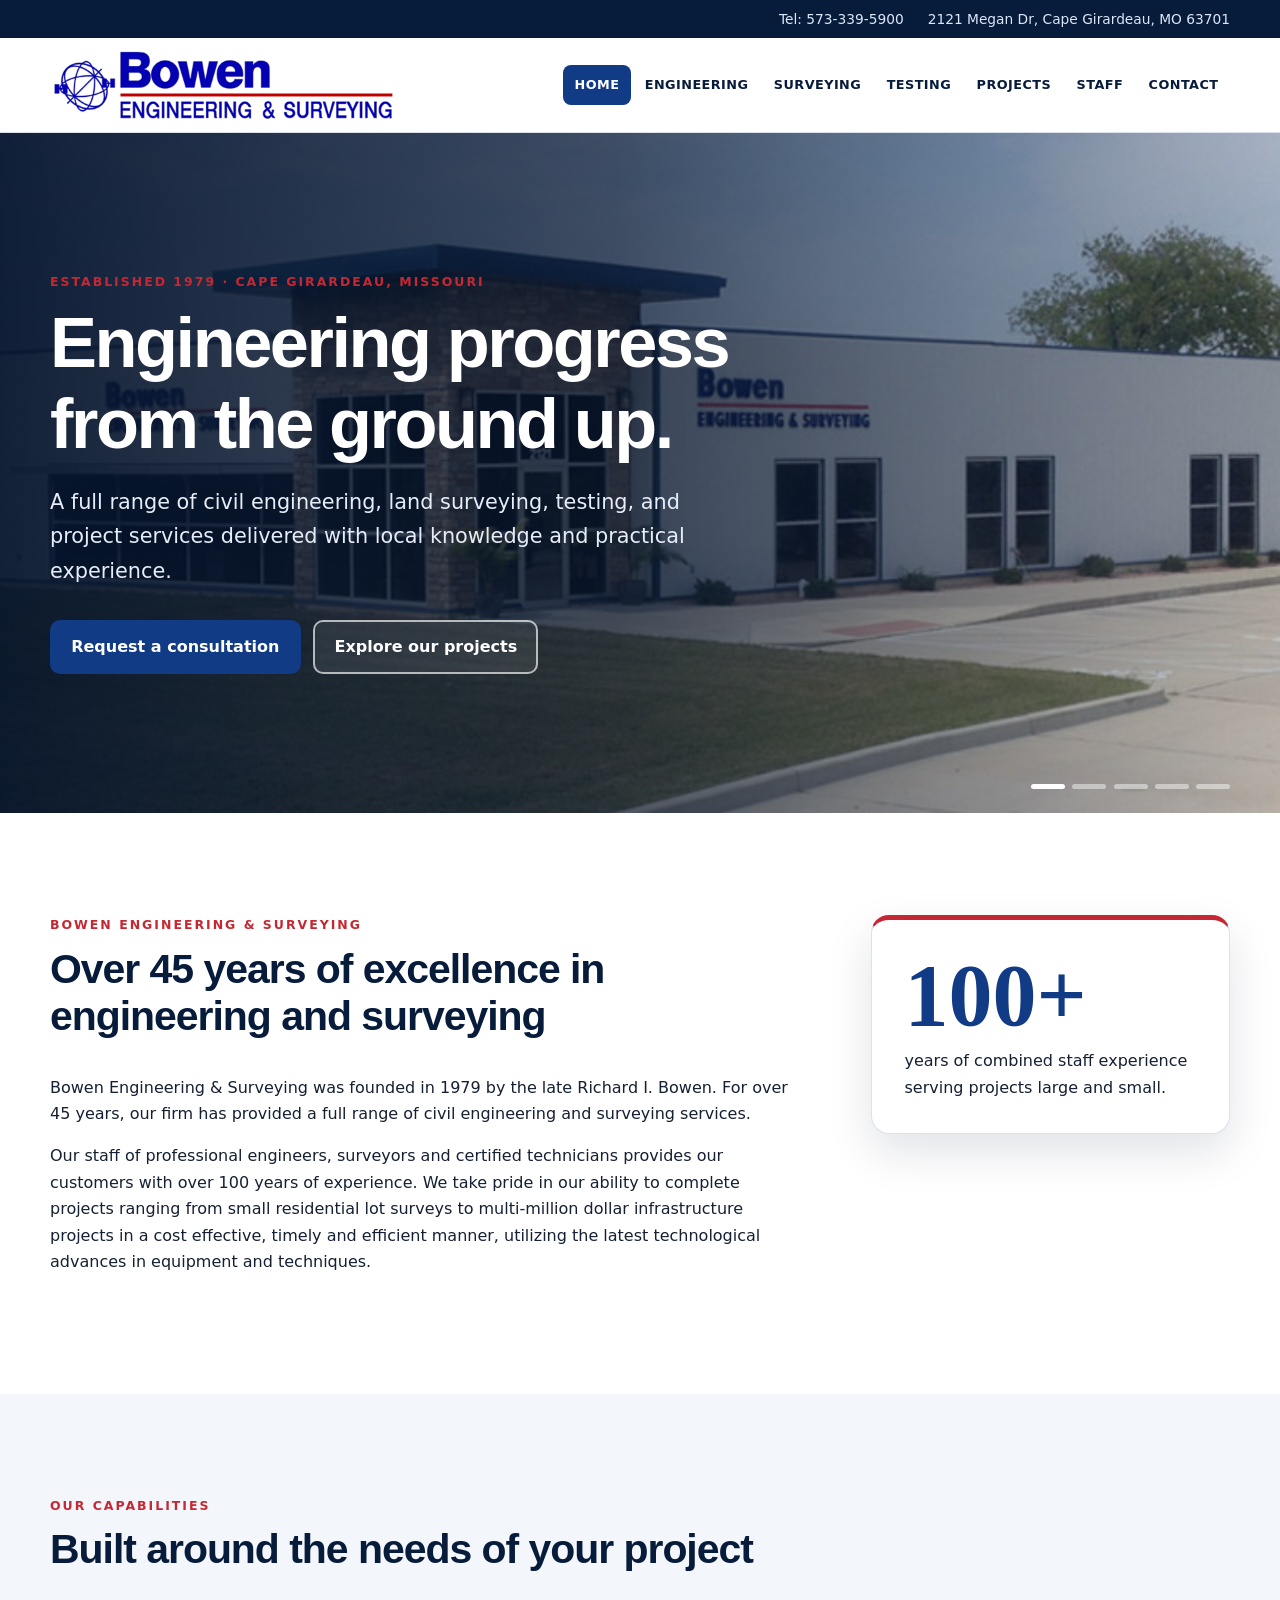
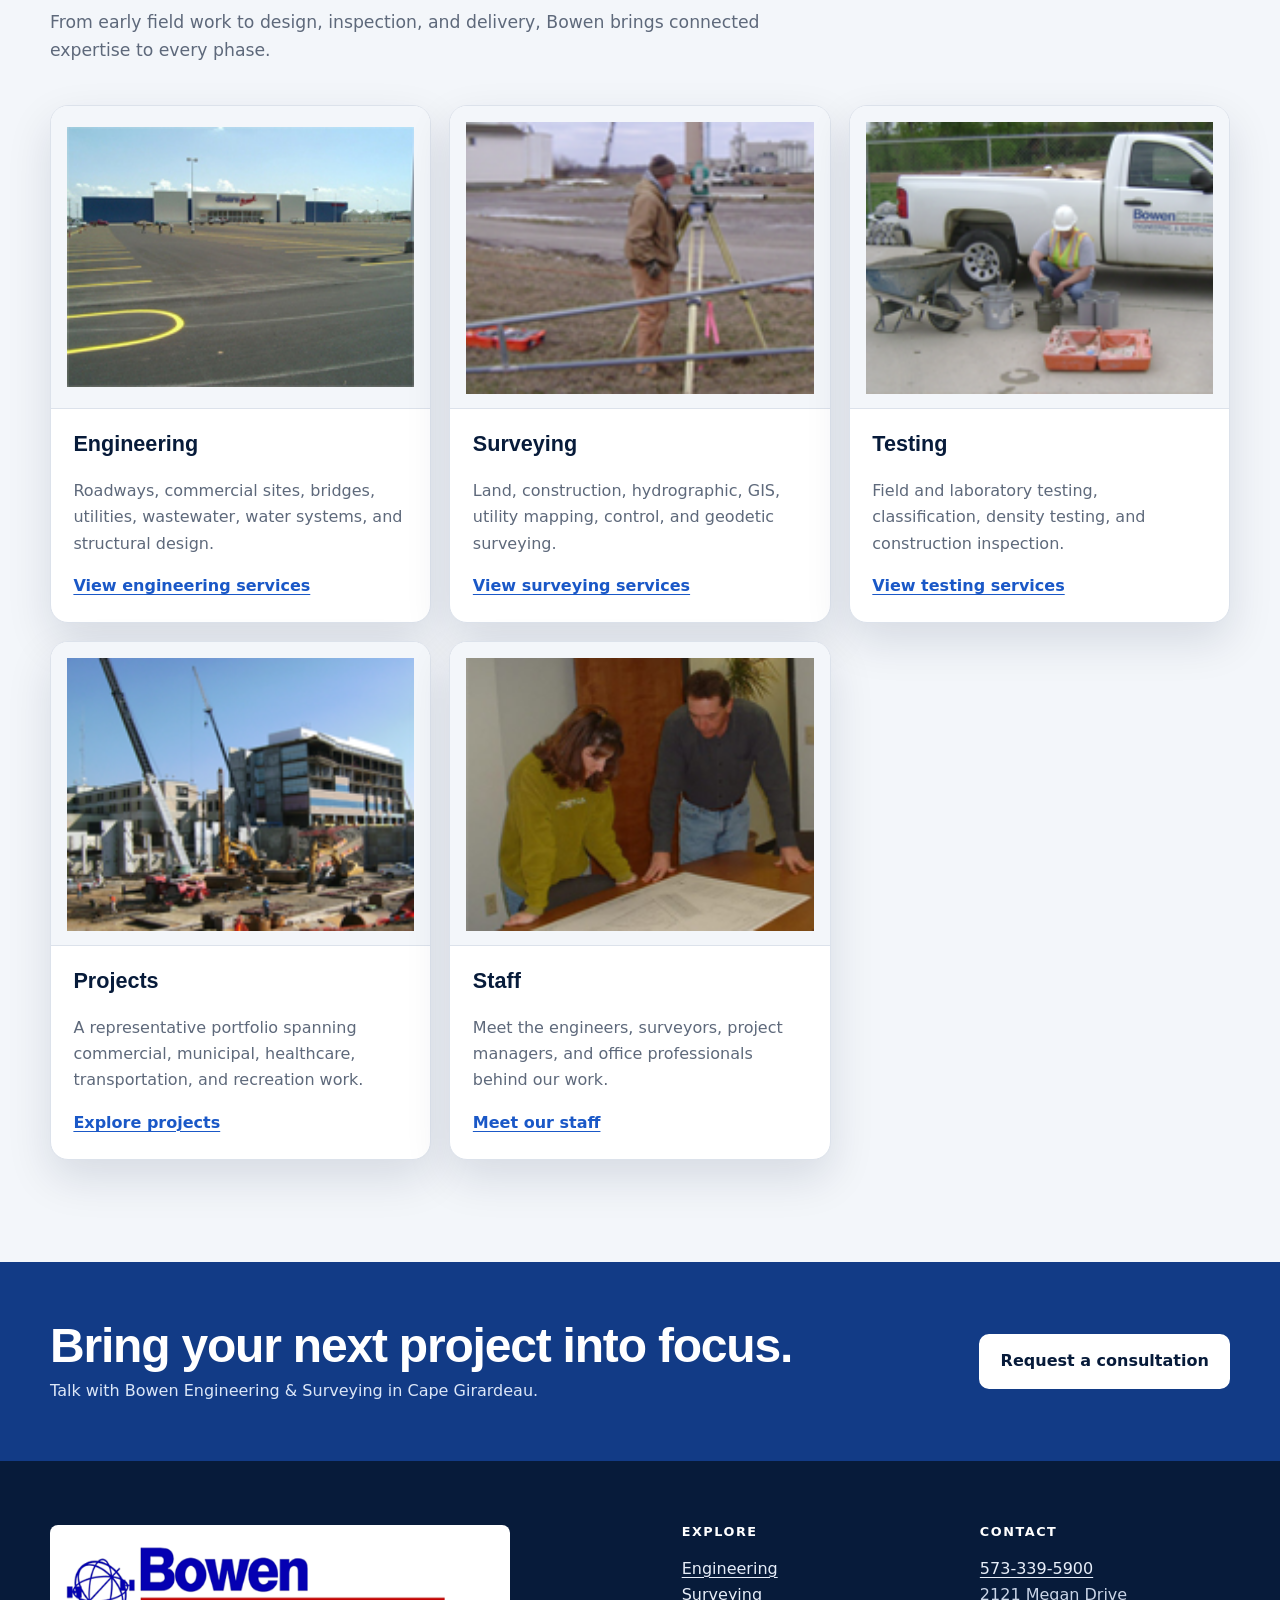
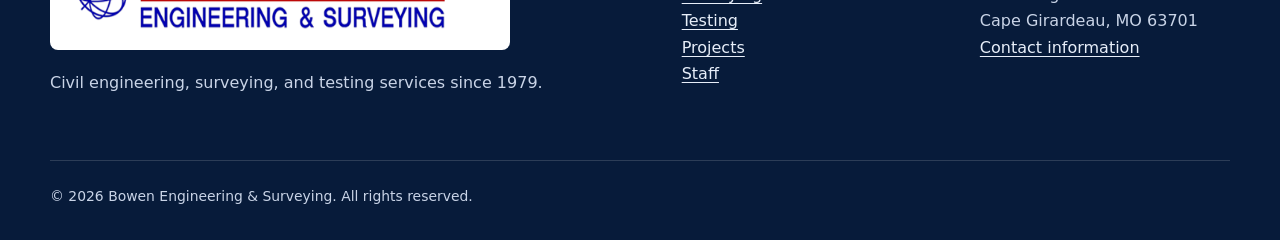
<file: index.html>
<!doctype html>
<html lang="en">
<head>
	<meta charset="utf-8">
	<meta name="viewport" content="width=device-width, initial-scale=1">
	<meta name="description" content="Bowen provides civil engineering, land surveying, construction testing, and inspection services in Cape Girardeau and Southeast Missouri.">
	<title>Civil Engineering &amp; Surveying | Bowen | Cape Girardeau</title>
	<link rel="canonical" href="https://www.bowenengsurv.com/">
	<meta property="og:locale" content="en_US">
	<meta property="og:type" content="website">
	<meta property="og:site_name" content="Bowen Engineering &amp; Surveying">
	<meta property="og:title" content="Civil Engineering &amp; Surveying | Bowen | Cape Girardeau">
	<meta property="og:description" content="Civil engineering, land surveying, construction testing, and inspection services backed by more than 45 years of experience.">
	<meta property="og:url" content="https://www.bowenengsurv.com/">
	<meta property="og:image" content="https://www.bowenengsurv.com/assets/images/logo.png">
	<meta property="og:image:alt" content="Bowen Engineering &amp; Surveying">
	<meta name="twitter:card" content="summary">
	<script type="application/ld+json">
	{
		"@context": "https://schema.org",
		"@type": "ProfessionalService",
		"@id": "https://www.bowenengsurv.com/#business",
		"name": "Bowen Engineering & Surveying",
		"url": "https://www.bowenengsurv.com/",
		"logo": "https://www.bowenengsurv.com/assets/images/logo.png",
		"image": "https://www.bowenengsurv.com/assets/images/logo.png",
		"telephone": "+1-573-339-5900",
		"foundingDate": "1979",
		"description": "Civil engineering, land surveying, construction testing, and inspection services in Cape Girardeau and Southeast Missouri.",
		"address": {
			"@type": "PostalAddress",
			"streetAddress": "2121 Megan Drive",
			"addressLocality": "Cape Girardeau",
			"addressRegion": "MO",
			"postalCode": "63701",
			"addressCountry": "US"
		},
		"areaServed": [
			{"@type": "AdministrativeArea", "name": "Southeast Missouri"},
			{"@type": "AdministrativeArea", "name": "Southern Illinois"}
		],
		"knowsAbout": [
			"Civil engineering",
			"Land surveying",
			"Construction materials testing",
			"Construction inspection"
		]
	}
	</script>
	<link rel="icon" type="image/png" href="assets/images/favicon/favicon-new.png">
	<link rel="stylesheet" href="assets/css/styles.css">
	<script defer src="assets/js/site.js"></script>
</head>
<body>
	<a class="skip-link" href="#main-content">Skip to content</a>
	<header class="site-header">
		<div class="topbar">
			<div class="container">
				<a href="tel:+15733395900">Tel: 573-339-5900</a>
				<span class="address-short">2121 Megan Dr, Cape Girardeau, MO 63701</span>
			</div>
		</div>
		<div class="header-main container">
			<a class="brand" href="/" aria-label="Bowen Engineering and Surveying home"><img src="assets/images/logo.png" alt="Bowen Engineering &amp; Surveying" width="585" height="125"></a>
			<button class="nav-toggle" type="button" aria-expanded="false" aria-controls="site-navigation">Menu</button>
			<nav class="site-nav" id="site-navigation" aria-label="Primary navigation">
				<ul>
					<li><a href="/" aria-current="page">Home</a></li><li><a href="/engineering">Engineering</a></li><li><a href="/surveying">Surveying</a></li><li><a href="/testing">Testing</a></li><li><a href="/projects">Projects</a></li><li><a href="/staff">Staff</a></li><li><a href="/contact">Contact</a></li>
				</ul>
			</nav>
		</div>
	</header>

	<main id="main-content">
		<section class="hero" aria-labelledby="hero-title">
			<img class="hero-slide is-active" src="assets/images/home/slide-1.jpg" alt="Bowen Engineering and Surveying office" width="941" height="406">
			<img class="hero-slide" src="assets/images/home/slide-2.jpg" alt="Survey crew working on a roadway" width="941" height="406">
			<img class="hero-slide" src="assets/images/home/slide-3.jpg" alt="Surveyor operating field equipment in winter" width="941" height="406">
			<img class="hero-slide" src="assets/images/home/slide-4.jpg" alt="Civil site work in progress" width="941" height="406">
			<img class="hero-slide" src="assets/images/home/slide-5.jpg" alt="Completed civil engineering project" width="941" height="406">
			<div class="container">
				<div class="hero-content">
					<p class="eyebrow">Established 1979 · Cape Girardeau, Missouri</p>
					<h1 id="hero-title">Engineering progress from the ground up.</h1>
					<p class="lead">A full range of civil engineering, land surveying, testing, and project services delivered with local knowledge and practical experience.</p>
					<div class="actions"><a class="button" href="/contact">Request a consultation</a><a class="button button-secondary" href="/projects">Explore our projects</a></div>
				</div>
			</div>
			<div class="slider-controls" aria-label="Featured image controls">
				<button class="slider-dot is-active" type="button" aria-label="Show image 1" aria-pressed="true"></button><button class="slider-dot" type="button" aria-label="Show image 2" aria-pressed="false"></button><button class="slider-dot" type="button" aria-label="Show image 3" aria-pressed="false"></button><button class="slider-dot" type="button" aria-label="Show image 4" aria-pressed="false"></button><button class="slider-dot" type="button" aria-label="Show image 5" aria-pressed="false"></button>
			</div>
		</section>

		<section class="section">
			<div class="container split">
				<div>
					<p class="eyebrow">Bowen Engineering &amp; Surveying</p>
					<h2>Over 45 years of excellence in engineering and surveying</h2>
					<p>Bowen Engineering &amp; Surveying was founded in 1979 by the late Richard I. Bowen. For over 45 years, our firm has provided a full range of civil engineering and surveying services.</p>
					<p>Our staff of professional engineers, surveyors and certified technicians provides our customers with over 100 years of experience. We take pride in our ability to complete projects ranging from small residential lot surveys to multi-million dollar infrastructure projects in a cost effective, timely and efficient manner, utilizing the latest technological advances in equipment and techniques.</p>
				</div>
				<aside class="stat-card" aria-label="Company experience"><strong>100+</strong><span>years of combined staff experience serving projects large and small.</span></aside>
			</div>
		</section>

		<section class="section section-muted" aria-labelledby="services-title">
			<div class="container">
				<p class="eyebrow">Our capabilities</p>
				<h2 id="services-title">Built around the needs of your project</h2>
				<p class="section-intro">From early field work to design, inspection, and delivery, Bowen brings connected expertise to every phase.</p>
				<div class="service-grid">
					<article class="service-card"><div class="service-card-media"><img src="assets/images/home/engineering.png" alt="Engineering plans and project work" width="215" height="161"></div><div class="service-card-body"><h3>Engineering</h3><p>Roadways, commercial sites, bridges, utilities, wastewater, water systems, and structural design.</p><a href="/engineering">View engineering services</a></div></article>
					<article class="service-card"><div class="service-card-media"><img src="assets/images/home/surveying.png" alt="Surveying field equipment" width="172" height="135"></div><div class="service-card-body"><h3>Surveying</h3><p>Land, construction, hydrographic, GIS, utility mapping, control, and geodetic surveying.</p><a href="/surveying">View surveying services</a></div></article>
					<article class="service-card"><div class="service-card-media"><img src="assets/images/home/testing.png" alt="Construction materials testing" width="172" height="135"></div><div class="service-card-body"><h3>Testing</h3><p>Field and laboratory testing, classification, density testing, and construction inspection.</p><a href="/testing">View testing services</a></div></article>
					<article class="service-card"><div class="service-card-media"><img src="assets/images/home/projects.png" alt="Bowen project example" width="172" height="135"></div><div class="service-card-body"><h3>Projects</h3><p>A representative portfolio spanning commercial, municipal, healthcare, transportation, and recreation work.</p><a href="/projects">Explore projects</a></div></article>
					<article class="service-card"><div class="service-card-media"><img src="assets/images/home/staff.png" alt="Bowen staff member" width="172" height="135"></div><div class="service-card-body"><h3>Staff</h3><p>Meet the engineers, surveyors, project managers, and office professionals behind our work.</p><a href="/staff">Meet our staff</a></div></article>
				</div>
			</div>
		</section>

	</main>

	<section class="cta" aria-label="Contact Bowen"><div class="container"><div><h2>Bring your next project into focus.</h2><p>Talk with Bowen Engineering &amp; Surveying in Cape Girardeau.</p></div><a class="button button-light" href="/contact">Request a consultation</a></div></section>
	<footer class="site-footer">
		<div class="container footer-grid"><div><img class="footer-logo" src="assets/images/logo.png" alt="Bowen Engineering &amp; Surveying" width="585" height="125"><p>Civil engineering, surveying, and testing services since 1979.</p></div><div><h2>Explore</h2><ul><li><a href="/engineering">Engineering</a></li><li><a href="/surveying">Surveying</a></li><li><a href="/testing">Testing</a></li><li><a href="/projects">Projects</a></li><li><a href="/staff">Staff</a></li></ul></div><div><h2>Contact</h2><ul><li><a href="tel:+15733395900">573-339-5900</a></li><li>2121 Megan Drive</li><li>Cape Girardeau, MO 63701</li><li><a href="/contact">Contact information</a></li></ul></div></div>
		<div class="container footer-bottom"><p>&copy; <span data-current-year>2026</span> Bowen Engineering &amp; Surveying. All rights reserved.</p></div>
	</footer>
</body>
</html>
</file>
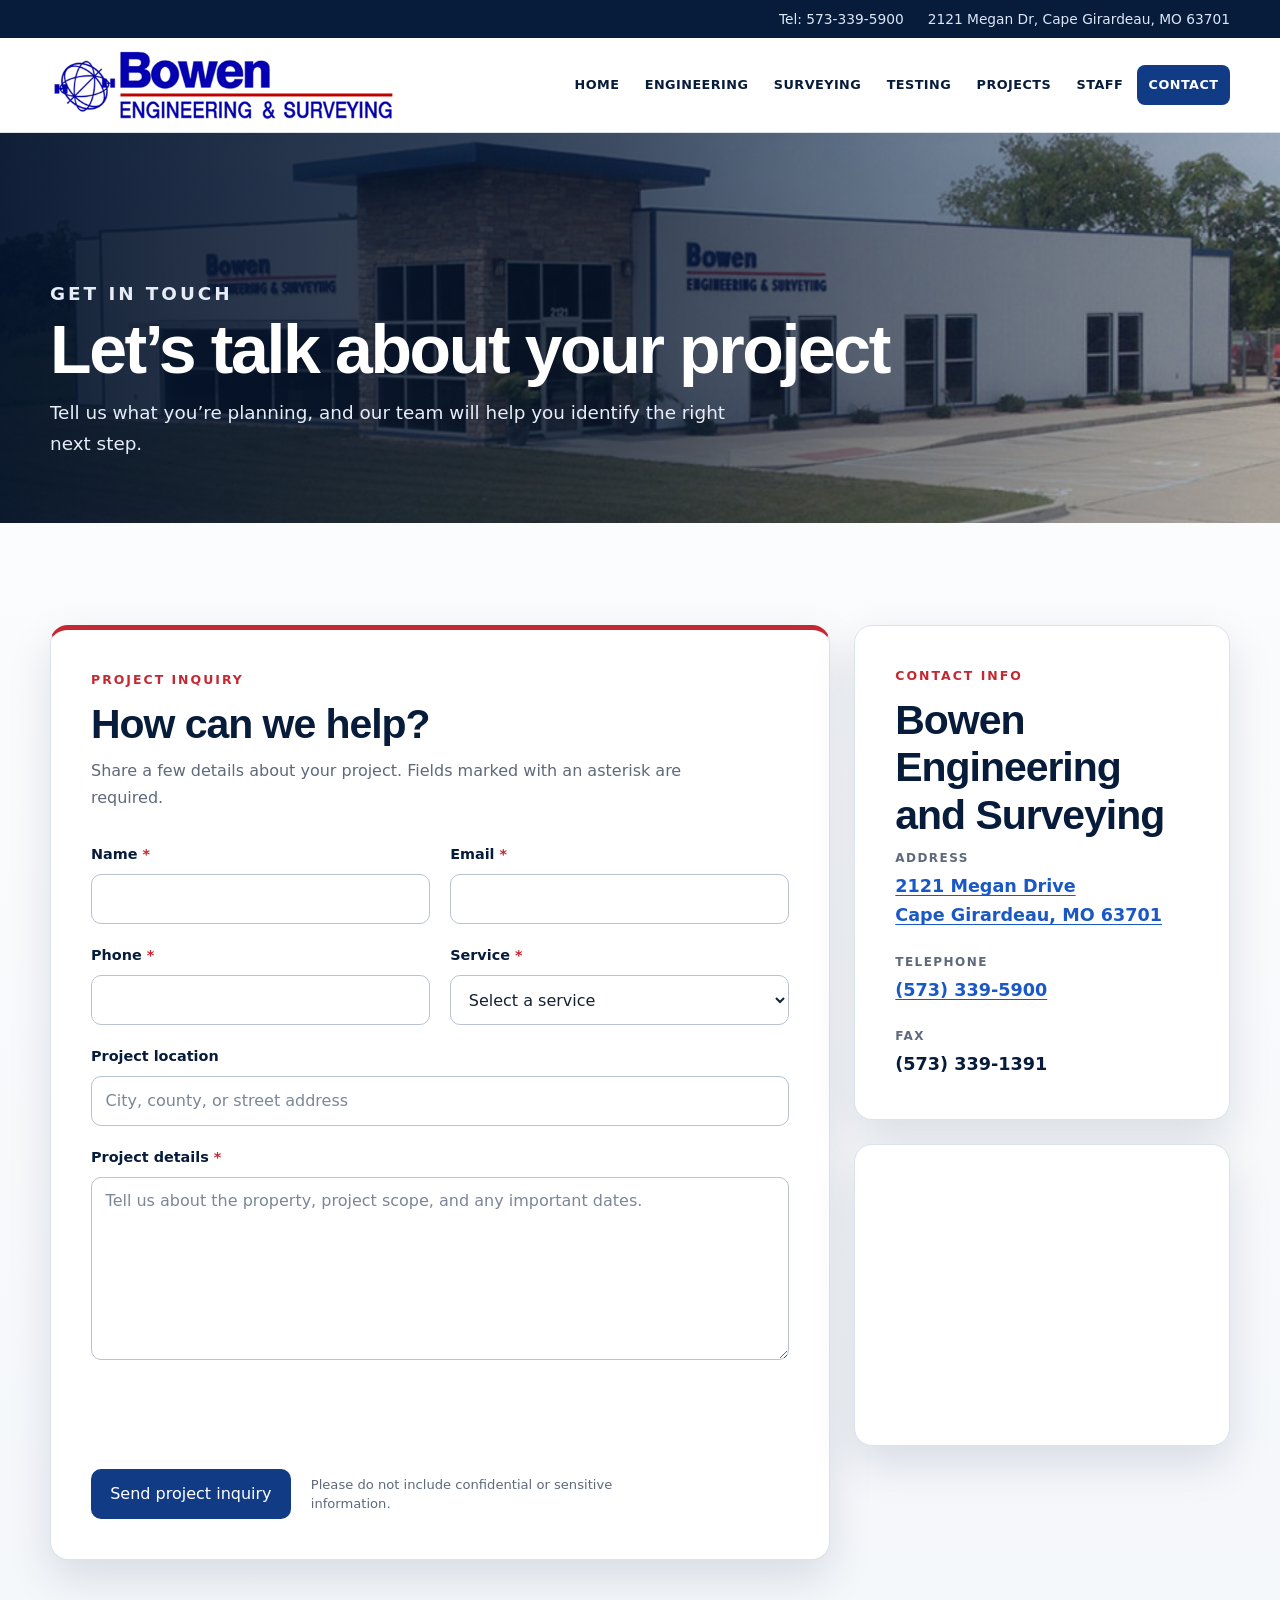
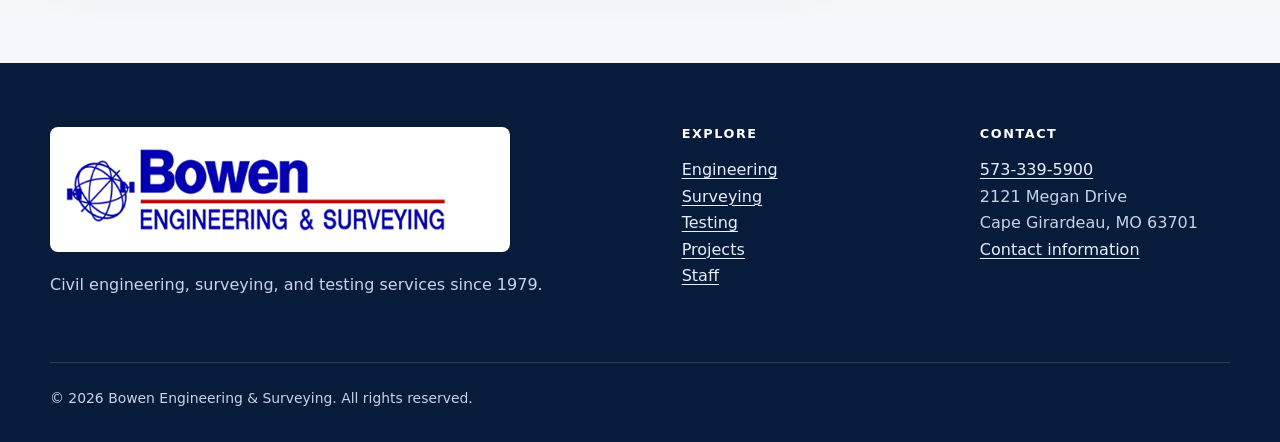
<file: contact.html>
<!doctype html>
<html lang="en">
<head><meta charset="utf-8"><meta name="viewport" content="width=device-width, initial-scale=1"><meta name="description" content="Request a consultation with Bowen Engineering & Surveying for civil engineering, land surveying, testing, or inspection services."><title>Request a Consultation | Bowen Engineering &amp; Surveying</title><link rel="canonical" href="https://www.bowenengsurv.com/contact"><meta property="og:locale" content="en_US"><meta property="og:type" content="website"><meta property="og:site_name" content="Bowen Engineering &amp; Surveying"><meta property="og:title" content="Request a Consultation | Bowen Engineering &amp; Surveying"><meta property="og:description" content="Request a consultation for civil engineering, land surveying, construction testing, or inspection services."><meta property="og:url" content="https://www.bowenengsurv.com/contact"><meta property="og:image" content="https://www.bowenengsurv.com/assets/images/logo.png"><meta property="og:image:alt" content="Bowen Engineering &amp; Surveying"><meta name="twitter:card" content="summary"><link rel="icon" type="image/png" href="assets/images/favicon/favicon-new.png"><link rel="stylesheet" href="assets/css/styles.css"><script defer src="assets/js/site.js"></script><script defer src="https://challenges.cloudflare.com/turnstile/v0/api.js"></script></head>
<body>
	<a class="skip-link" href="#main-content">Skip to content</a>
	<header class="site-header"><div class="topbar"><div class="container"><a href="tel:+15733395900">Tel: 573-339-5900</a><span class="address-short">2121 Megan Dr, Cape Girardeau, MO 63701</span></div></div><div class="header-main container"><a class="brand" href="/" aria-label="Bowen Engineering and Surveying home"><img src="assets/images/logo.png" alt="Bowen Engineering &amp; Surveying" width="585" height="125"></a><button class="nav-toggle" type="button" aria-expanded="false" aria-controls="site-navigation">Menu</button><nav class="site-nav" id="site-navigation" aria-label="Primary navigation"><ul><li><a href="/">Home</a></li><li><a href="/engineering">Engineering</a></li><li><a href="/surveying">Surveying</a></li><li><a href="/testing">Testing</a></li><li><a href="/projects">Projects</a></li><li><a href="/staff">Staff</a></li><li><a href="/contact" aria-current="page">Contact</a></li></ul></nav></div></header>
	<main id="main-content">
		<section class="page-hero page-hero-contact"><div class="container"><p class="eyebrow">Get in touch</p><h1>Let’s talk about your project</h1><p>Tell us what you’re planning, and our team will help you identify the right next step.</p></div></section>
		<section class="section contact-section">
			<div class="container contact-layout">
				<article class="contact-card contact-form-card">
					<p class="eyebrow">Project inquiry</p>
					<h2>How can we help?</h2>
					<p class="contact-intro">Share a few details about your project. Fields marked with an asterisk are required.</p>
					<form class="contact-form" action="/api/contact" method="post" data-contact-form>
						<div class="form-trap" aria-hidden="true">
							<label for="contact-company">Leave this field empty</label>
							<input id="contact-company" name="company" type="text" tabindex="-1" autocomplete="off">
						</div>
						<div class="form-grid">
							<div class="form-field">
								<label for="contact-name">Name <span aria-hidden="true">*</span></label>
								<input id="contact-name" name="name" type="text" autocomplete="name" required>
							</div>
							<div class="form-field">
								<label for="contact-email">Email <span aria-hidden="true">*</span></label>
								<input id="contact-email" name="email" type="email" autocomplete="email" inputmode="email" required>
							</div>
							<div class="form-field">
								<label for="contact-phone">Phone <span aria-hidden="true">*</span></label>
								<input id="contact-phone" name="phone" type="tel" autocomplete="tel" inputmode="tel" required>
							</div>
							<div class="form-field">
								<label for="contact-service">Service <span aria-hidden="true">*</span></label>
								<select id="contact-service" name="service" required>
									<option value="" selected disabled>Select a service</option>
									<option value="engineering">Civil engineering</option>
									<option value="surveying">Land surveying</option>
									<option value="testing">Testing or inspection</option>
									<option value="multiple">Multiple services</option>
									<option value="unsure">Not sure yet</option>
								</select>
							</div>
							<div class="form-field form-field-full">
								<label for="contact-location">Project location</label>
								<input id="contact-location" name="location" type="text" autocomplete="street-address" placeholder="City, county, or street address">
							</div>
							<div class="form-field form-field-full">
								<label for="contact-message">Project details <span aria-hidden="true">*</span></label>
								<textarea id="contact-message" name="message" rows="7" required placeholder="Tell us about the property, project scope, and any important dates."></textarea>
							</div>
							<div class="form-field form-field-full form-verification">
								<div class="cf-turnstile" data-sitekey="0x4AAAAAAD8SciNKvvEbfJn6" data-theme="light"></div>
							</div>
						</div>
						<div class="contact-form-footer">
							<button class="button contact-submit" type="submit">Send project inquiry</button>
							<p class="form-privacy">Please do not include confidential or sensitive information.</p>
						</div>
						<p class="form-status" data-form-status role="status" tabindex="-1" hidden></p>
						<noscript><p class="form-status">Please enable JavaScript to use this form, or call <a href="tel:+15733395900">(573) 339-5900</a> to discuss your project.</p></noscript>
					</form>
				</article>
				<aside class="contact-sidebar" aria-label="Office information">
					<article class="contact-card contact-details-card">
						<p class="eyebrow">Contact info</p>
						<h2>Bowen Engineering and Surveying</h2>
						<dl class="contact-list">
							<div><dt>Address</dt><dd><a href="https://www.google.com/maps/search/?api=1&amp;query=2121+Megan+Drive+Cape+Girardeau+MO+63701" target="_blank" rel="noopener">2121 Megan Drive<br>Cape Girardeau, MO 63701</a></dd></div>
							<div><dt>Telephone</dt><dd><a href="tel:+15733395900">(573) 339-5900</a></dd></div>
							<div><dt>Fax</dt><dd>(573) 339-1391</dd></div>
						</dl>
					</article>
					<div class="contact-card map-card">
						<iframe src="https://www.google.com/maps?q=2121+Megan+Drive,+Cape+Girardeau,+MO+63701&amp;output=embed" title="Google Map showing Bowen Engineering and Surveying at 2121 Megan Drive" loading="lazy" allowfullscreen referrerpolicy="no-referrer-when-downgrade"></iframe>
					</div>
				</aside>
			</div>
		</section>
	</main>
	<footer class="site-footer"><div class="container footer-grid"><div><img class="footer-logo" src="assets/images/logo.png" alt="Bowen Engineering &amp; Surveying" width="585" height="125"><p>Civil engineering, surveying, and testing services since 1979.</p></div><div><h2>Explore</h2><ul><li><a href="/engineering">Engineering</a></li><li><a href="/surveying">Surveying</a></li><li><a href="/testing">Testing</a></li><li><a href="/projects">Projects</a></li><li><a href="/staff">Staff</a></li></ul></div><div><h2>Contact</h2><ul><li><a href="tel:+15733395900">573-339-5900</a></li><li>2121 Megan Drive</li><li>Cape Girardeau, MO 63701</li><li><a href="/contact">Contact information</a></li></ul></div></div><div class="container footer-bottom"><p>&copy; <span data-current-year>2026</span> Bowen Engineering &amp; Surveying. All rights reserved.</p></div></footer>
</body></html>
</file>
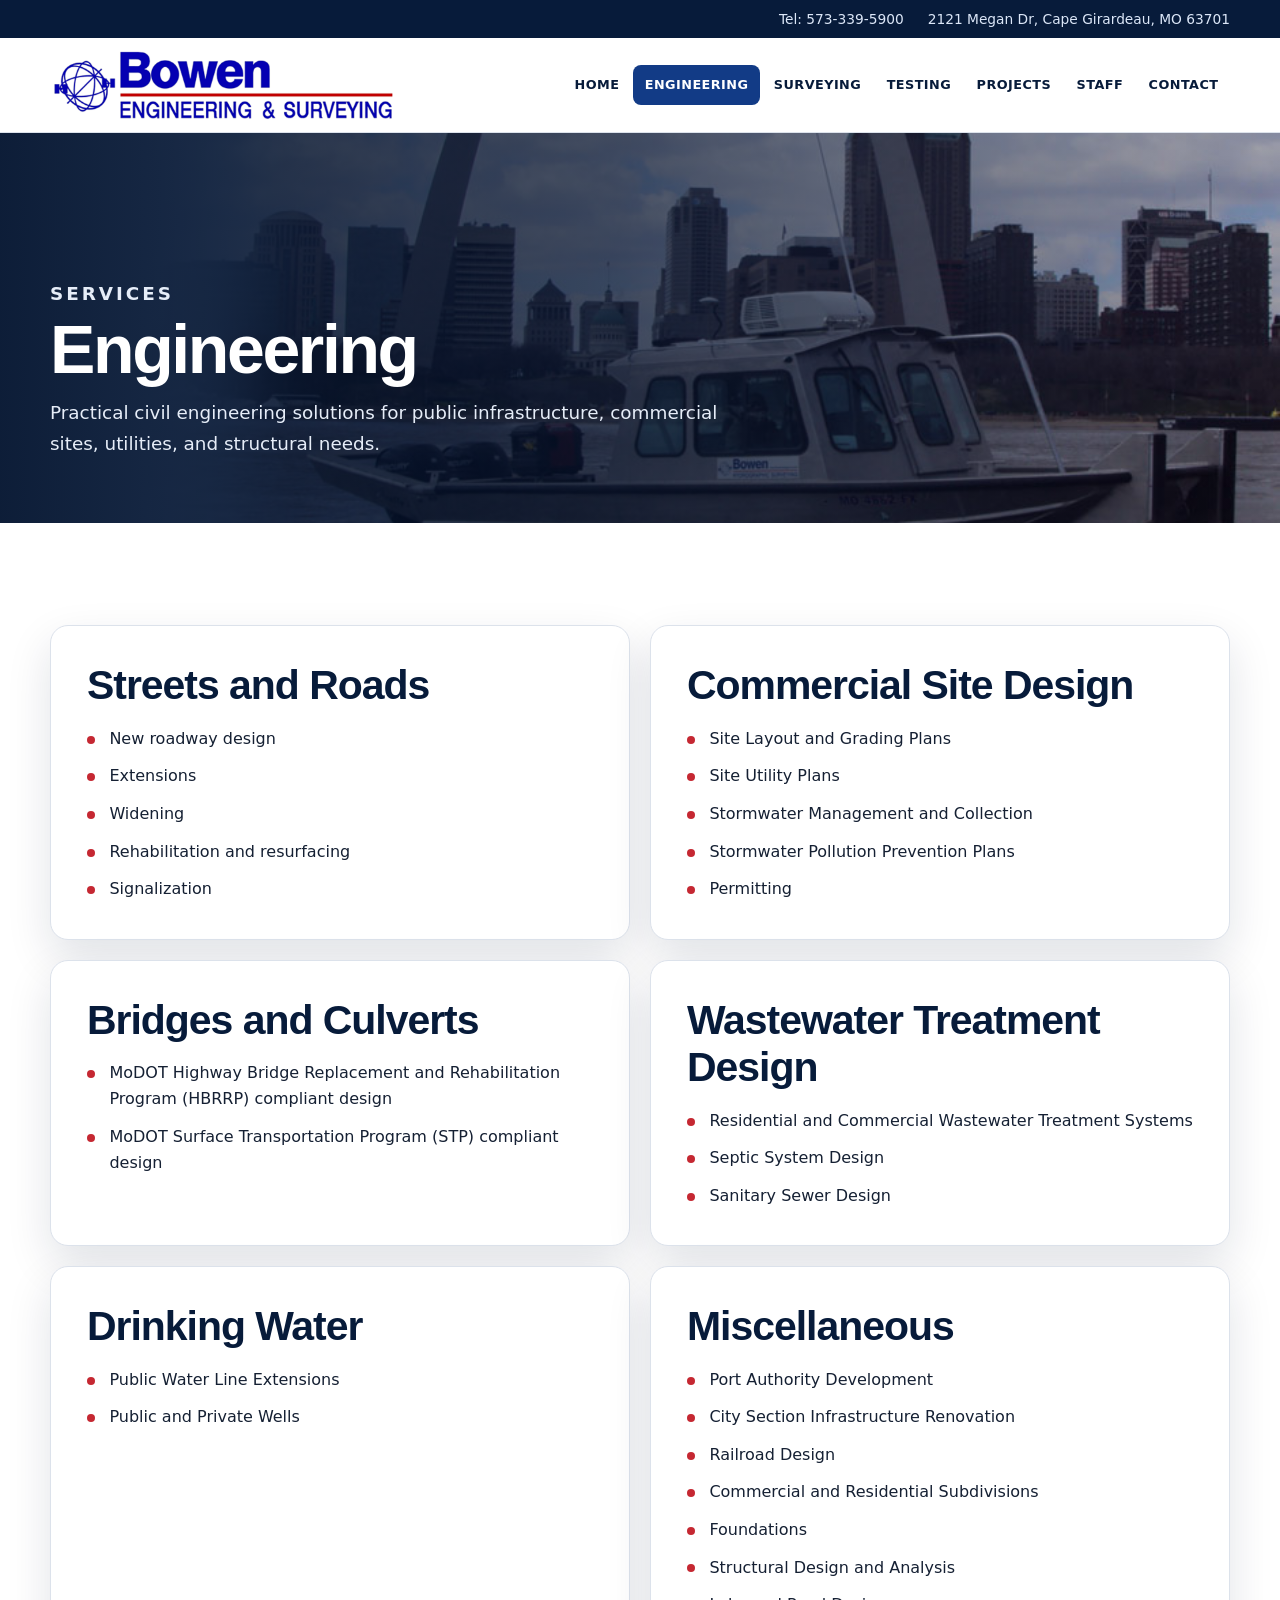
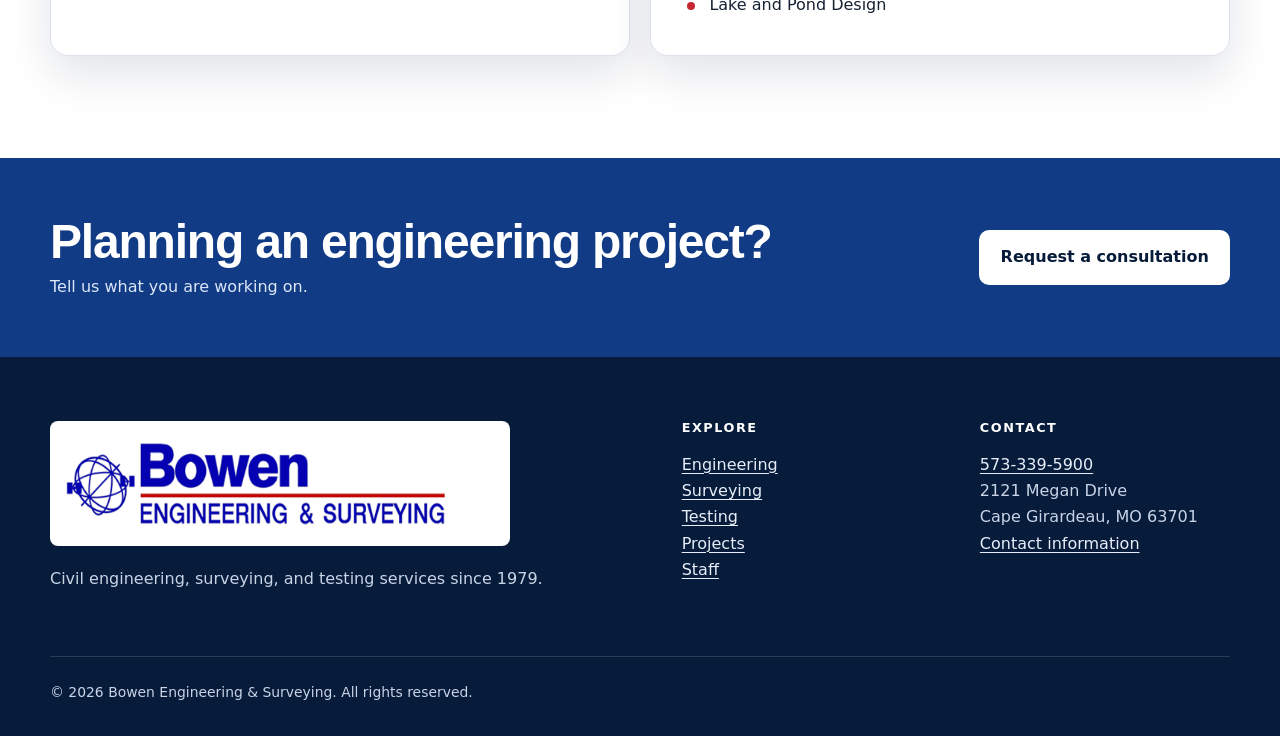
<file: engineering.html>
<!doctype html>
<html lang="en">
<head><meta charset="utf-8"><meta name="viewport" content="width=device-width, initial-scale=1"><meta name="description" content="Civil engineering services for roadways, bridges, commercial sites, utilities, water, wastewater, and structures in Southeast Missouri."><title>Civil Engineering Services | Cape Girardeau, MO | Bowen</title><link rel="canonical" href="https://www.bowenengsurv.com/engineering"><meta property="og:locale" content="en_US"><meta property="og:type" content="website"><meta property="og:site_name" content="Bowen Engineering &amp; Surveying"><meta property="og:title" content="Civil Engineering Services | Cape Girardeau, MO | Bowen"><meta property="og:description" content="Civil engineering services for roadways, bridges, commercial sites, utilities, water, wastewater, and structures in Southeast Missouri."><meta property="og:url" content="https://www.bowenengsurv.com/engineering"><meta property="og:image" content="https://www.bowenengsurv.com/assets/images/logo.png"><meta property="og:image:alt" content="Bowen Engineering &amp; Surveying"><meta name="twitter:card" content="summary"><link rel="icon" type="image/png" href="assets/images/favicon/favicon-new.png"><link rel="stylesheet" href="assets/css/styles.css"><script defer src="assets/js/site.js"></script></head>
<body>
	<a class="skip-link" href="#main-content">Skip to content</a>
	<header class="site-header"><div class="topbar"><div class="container"><a href="tel:+15733395900">Tel: 573-339-5900</a><span class="address-short">2121 Megan Dr, Cape Girardeau, MO 63701</span></div></div><div class="header-main container"><a class="brand" href="/" aria-label="Bowen Engineering and Surveying home"><img src="assets/images/logo.png" alt="Bowen Engineering &amp; Surveying" width="585" height="125"></a><button class="nav-toggle" type="button" aria-expanded="false" aria-controls="site-navigation">Menu</button><nav class="site-nav" id="site-navigation" aria-label="Primary navigation"><ul><li><a href="/">Home</a></li><li><a href="/engineering" aria-current="page">Engineering</a></li><li><a href="/surveying">Surveying</a></li><li><a href="/testing">Testing</a></li><li><a href="/projects">Projects</a></li><li><a href="/staff">Staff</a></li><li><a href="/contact">Contact</a></li></ul></nav></div></header>
	<main id="main-content">
		<section class="page-hero page-hero-engineering"><div class="container"><p class="eyebrow">Services</p><h1>Engineering</h1><p>Practical civil engineering solutions for public infrastructure, commercial sites, utilities, and structural needs.</p></div></section>
		<section class="section"><div class="container"><div class="content-grid">
			<article class="content-card"><h2>Streets and Roads</h2><ul class="check-list"><li>New roadway design</li><li>Extensions</li><li>Widening</li><li>Rehabilitation and resurfacing</li><li>Signalization</li></ul></article>
			<article class="content-card"><h2>Commercial Site Design</h2><ul class="check-list"><li>Site Layout and Grading Plans</li><li>Site Utility Plans</li><li>Stormwater Management and Collection</li><li>Stormwater Pollution Prevention Plans</li><li>Permitting</li></ul></article>
			<article class="content-card"><h2>Bridges and Culverts</h2><ul class="check-list"><li>MoDOT Highway Bridge Replacement and Rehabilitation Program (HBRRP) compliant design</li><li>MoDOT Surface Transportation Program (STP) compliant design</li></ul></article>
			<article class="content-card"><h2>Wastewater Treatment Design</h2><ul class="check-list"><li>Residential and Commercial Wastewater Treatment Systems</li><li>Septic System Design</li><li>Sanitary Sewer Design</li></ul></article>
			<article class="content-card"><h2>Drinking Water</h2><ul class="check-list"><li>Public Water Line Extensions</li><li>Public and Private Wells</li></ul></article>
			<article class="content-card"><h2>Miscellaneous</h2><ul class="check-list"><li>Port Authority Development</li><li>City Section Infrastructure Renovation</li><li>Railroad Design</li><li>Commercial and Residential Subdivisions</li><li>Foundations</li><li>Structural Design and Analysis</li><li>Lake and Pond Design</li></ul></article>
		</div></div></section>
	</main>
	<section class="cta" aria-label="Contact Bowen"><div class="container"><div><h2>Planning an engineering project?</h2><p>Tell us what you are working on.</p></div><a class="button button-light" href="/contact">Request a consultation</a></div></section>
	<footer class="site-footer"><div class="container footer-grid"><div><img class="footer-logo" src="assets/images/logo.png" alt="Bowen Engineering &amp; Surveying" width="585" height="125"><p>Civil engineering, surveying, and testing services since 1979.</p></div><div><h2>Explore</h2><ul><li><a href="/engineering">Engineering</a></li><li><a href="/surveying">Surveying</a></li><li><a href="/testing">Testing</a></li><li><a href="/projects">Projects</a></li><li><a href="/staff">Staff</a></li></ul></div><div><h2>Contact</h2><ul><li><a href="tel:+15733395900">573-339-5900</a></li><li>2121 Megan Drive</li><li>Cape Girardeau, MO 63701</li><li><a href="/contact">Contact information</a></li></ul></div></div><div class="container footer-bottom"><p>&copy; <span data-current-year>2026</span> Bowen Engineering &amp; Surveying. All rights reserved.</p></div></footer>
</body></html>
</file>
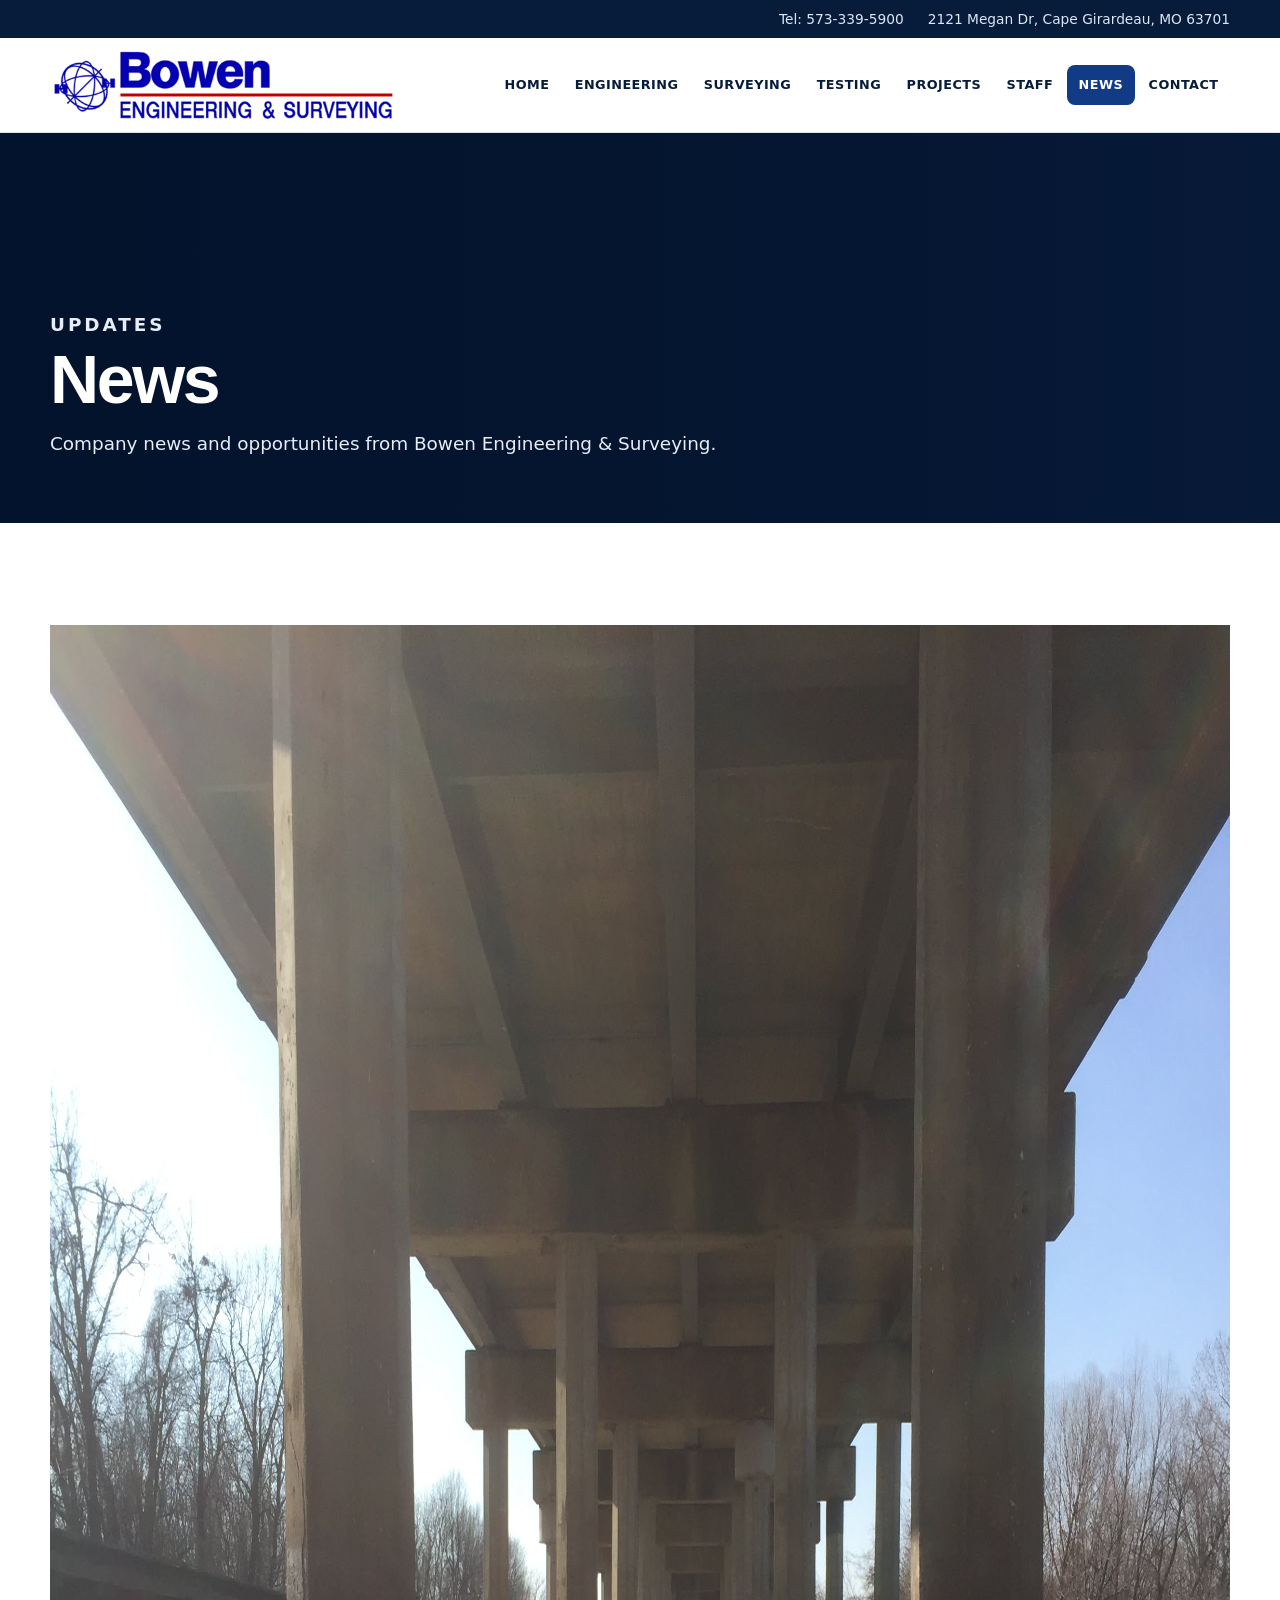
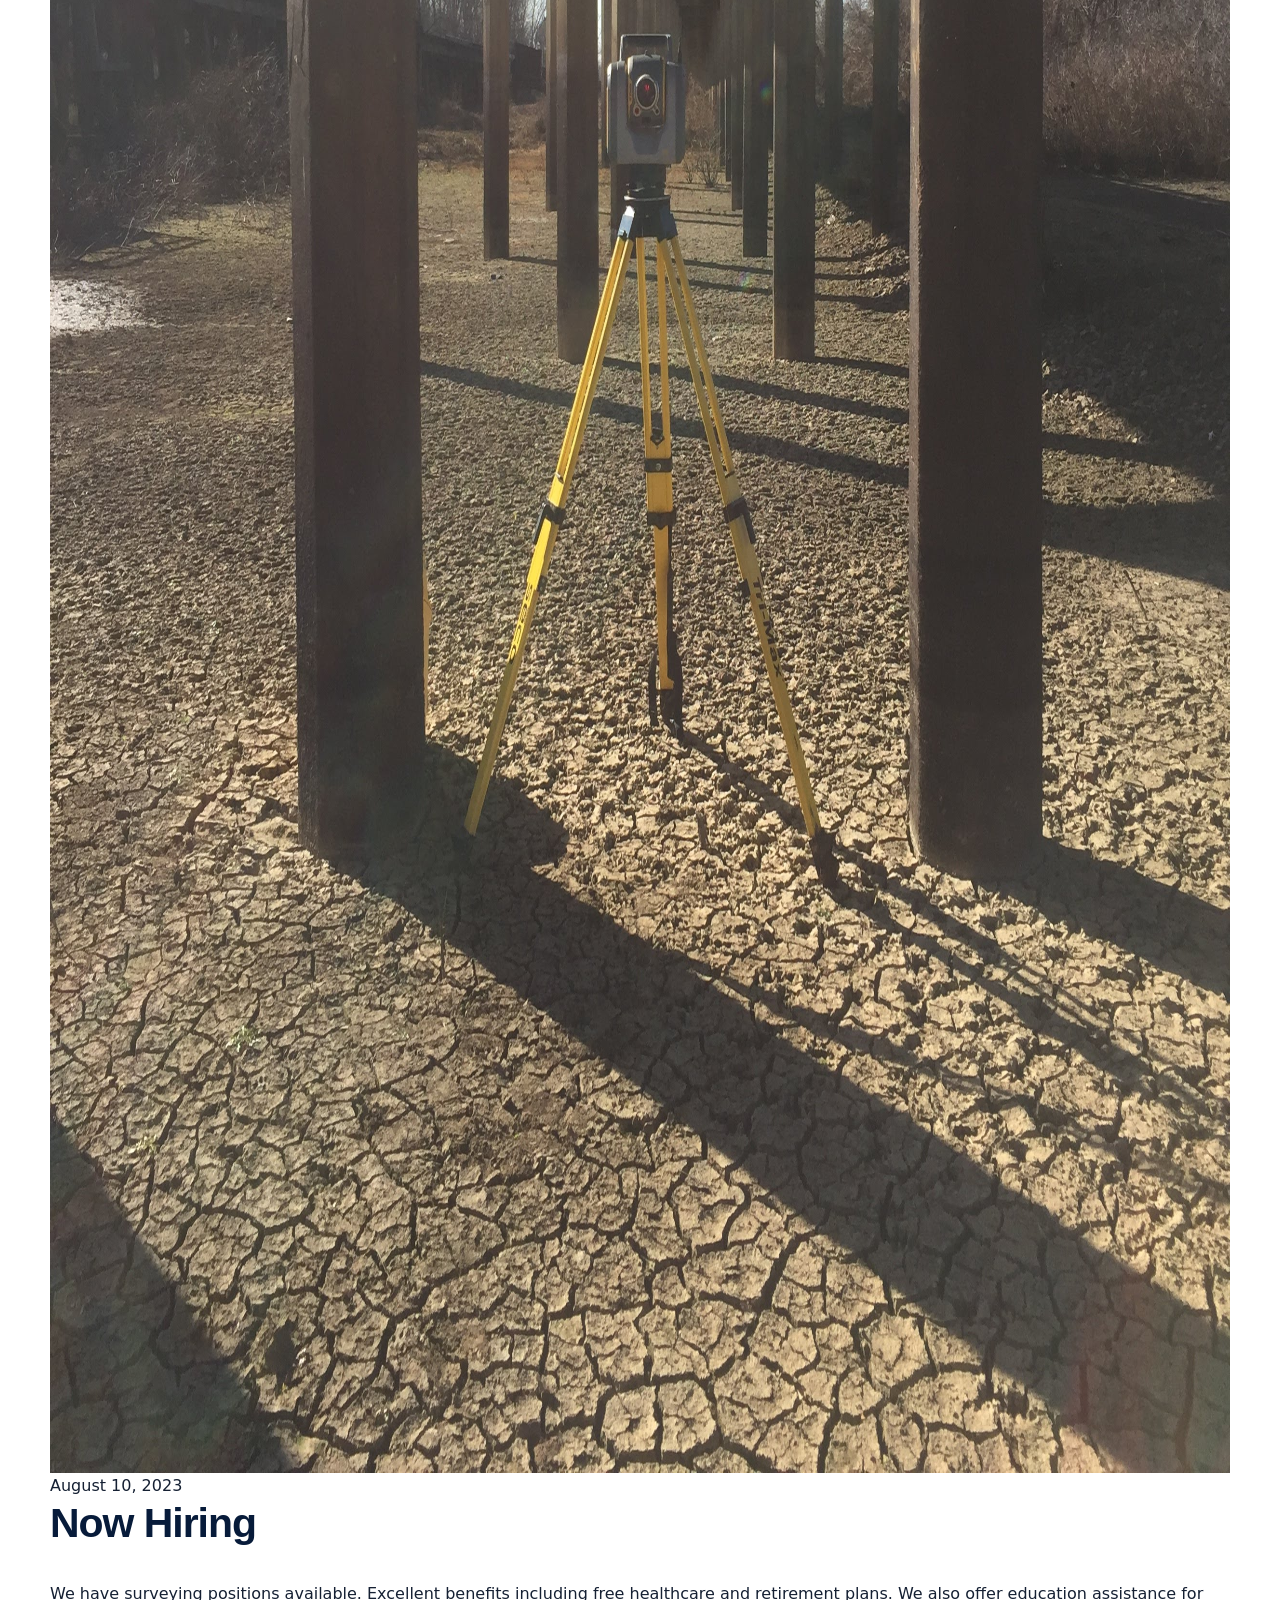
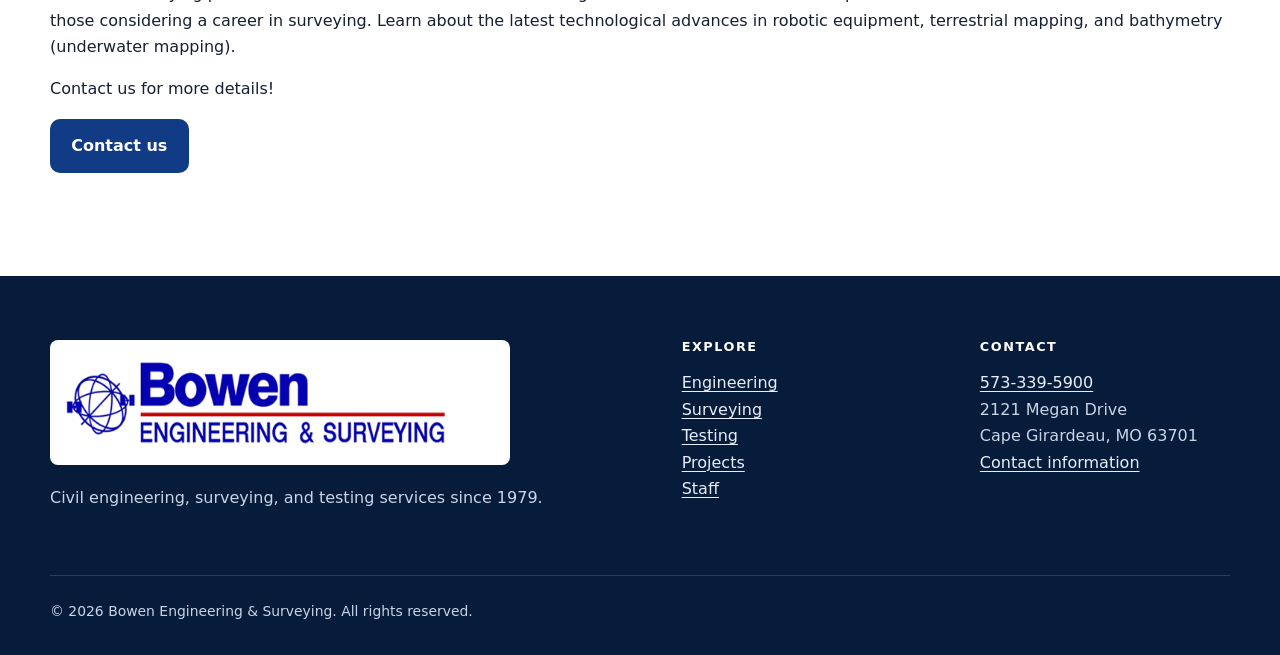
<file: news.html>
<!doctype html>
<html lang="en">
<head><meta charset="utf-8"><meta name="viewport" content="width=device-width, initial-scale=1"><meta name="description" content="Company news, career opportunities, and updates from Bowen Engineering & Surveying in Cape Girardeau, Missouri."><title>Company News | Bowen Engineering &amp; Surveying</title><link rel="canonical" href="https://www.bowenengsurv.com/news.html"><meta property="og:locale" content="en_US"><meta property="og:type" content="website"><meta property="og:site_name" content="Bowen Engineering &amp; Surveying"><meta property="og:title" content="Company News | Bowen Engineering &amp; Surveying"><meta property="og:description" content="Company news, career opportunities, and updates from Bowen Engineering &amp; Surveying in Cape Girardeau, Missouri."><meta property="og:url" content="https://www.bowenengsurv.com/news.html"><meta property="og:image" content="https://www.bowenengsurv.com/assets/images/logo.png"><meta property="og:image:alt" content="Bowen Engineering &amp; Surveying"><meta name="twitter:card" content="summary"><link rel="icon" type="image/png" href="assets/images/favicon/favicon-new.png"><link rel="stylesheet" href="assets/css/styles.css"><script defer src="assets/js/site.js"></script></head>
<body>
	<a class="skip-link" href="#main-content">Skip to content</a>
	<header class="site-header"><div class="topbar"><div class="container"><a href="tel:+15733395900">Tel: 573-339-5900</a><span class="address-short">2121 Megan Dr, Cape Girardeau, MO 63701</span></div></div><div class="header-main container"><a class="brand" href="index.html" aria-label="Bowen Engineering and Surveying home"><img src="assets/images/logo.png" alt="Bowen Engineering &amp; Surveying" width="585" height="125"></a><button class="nav-toggle" type="button" aria-expanded="false" aria-controls="site-navigation">Menu</button><nav class="site-nav" id="site-navigation" aria-label="Primary navigation"><ul><li><a href="index.html">Home</a></li><li><a href="engineering.html">Engineering</a></li><li><a href="surveying.html">Surveying</a></li><li><a href="testing.html">Testing</a></li><li><a href="projects.html">Projects</a></li><li><a href="staff.html">Staff</a></li><li><a href="news.html" aria-current="page">News</a></li><li><a href="contact.html">Contact</a></li></ul></nav></div></header>
	<main id="main-content">
		<section class="page-hero page-hero-news"><div class="container"><p class="eyebrow">Updates</p><h1>News</h1><p>Company news and opportunities from Bowen Engineering &amp; Surveying.</p></div></section>
		<section class="section"><div class="container"><article class="news-card"><img src="assets/images/news/now-hiring.jpg" alt="Survey equipment positioned beneath a bridge" width="3264" height="2448"><div class="news-card-content"><time class="date" datetime="2023-08-10">August 10, 2023</time><h2>Now Hiring</h2><p>We have surveying positions available. Excellent benefits including free healthcare and retirement plans. We also offer education assistance for those considering a career in surveying. Learn about the latest technological advances in robotic equipment, terrestrial mapping, and bathymetry (underwater mapping).</p><p>Contact us for more details!</p><a class="button" href="contact.html">Contact us</a></div></article></div></section>
	</main>
	<footer class="site-footer"><div class="container footer-grid"><div><img class="footer-logo" src="assets/images/logo.png" alt="Bowen Engineering &amp; Surveying" width="585" height="125"><p>Civil engineering, surveying, and testing services since 1979.</p></div><div><h2>Explore</h2><ul><li><a href="engineering.html">Engineering</a></li><li><a href="surveying.html">Surveying</a></li><li><a href="testing.html">Testing</a></li><li><a href="projects.html">Projects</a></li><li><a href="staff.html">Staff</a></li></ul></div><div><h2>Contact</h2><ul><li><a href="tel:+15733395900">573-339-5900</a></li><li>2121 Megan Drive</li><li>Cape Girardeau, MO 63701</li><li><a href="contact.html">Contact information</a></li></ul></div></div><div class="container footer-bottom"><p>&copy; <span data-current-year>2026</span> Bowen Engineering &amp; Surveying. All rights reserved.</p></div></footer>
</body></html>
</file>
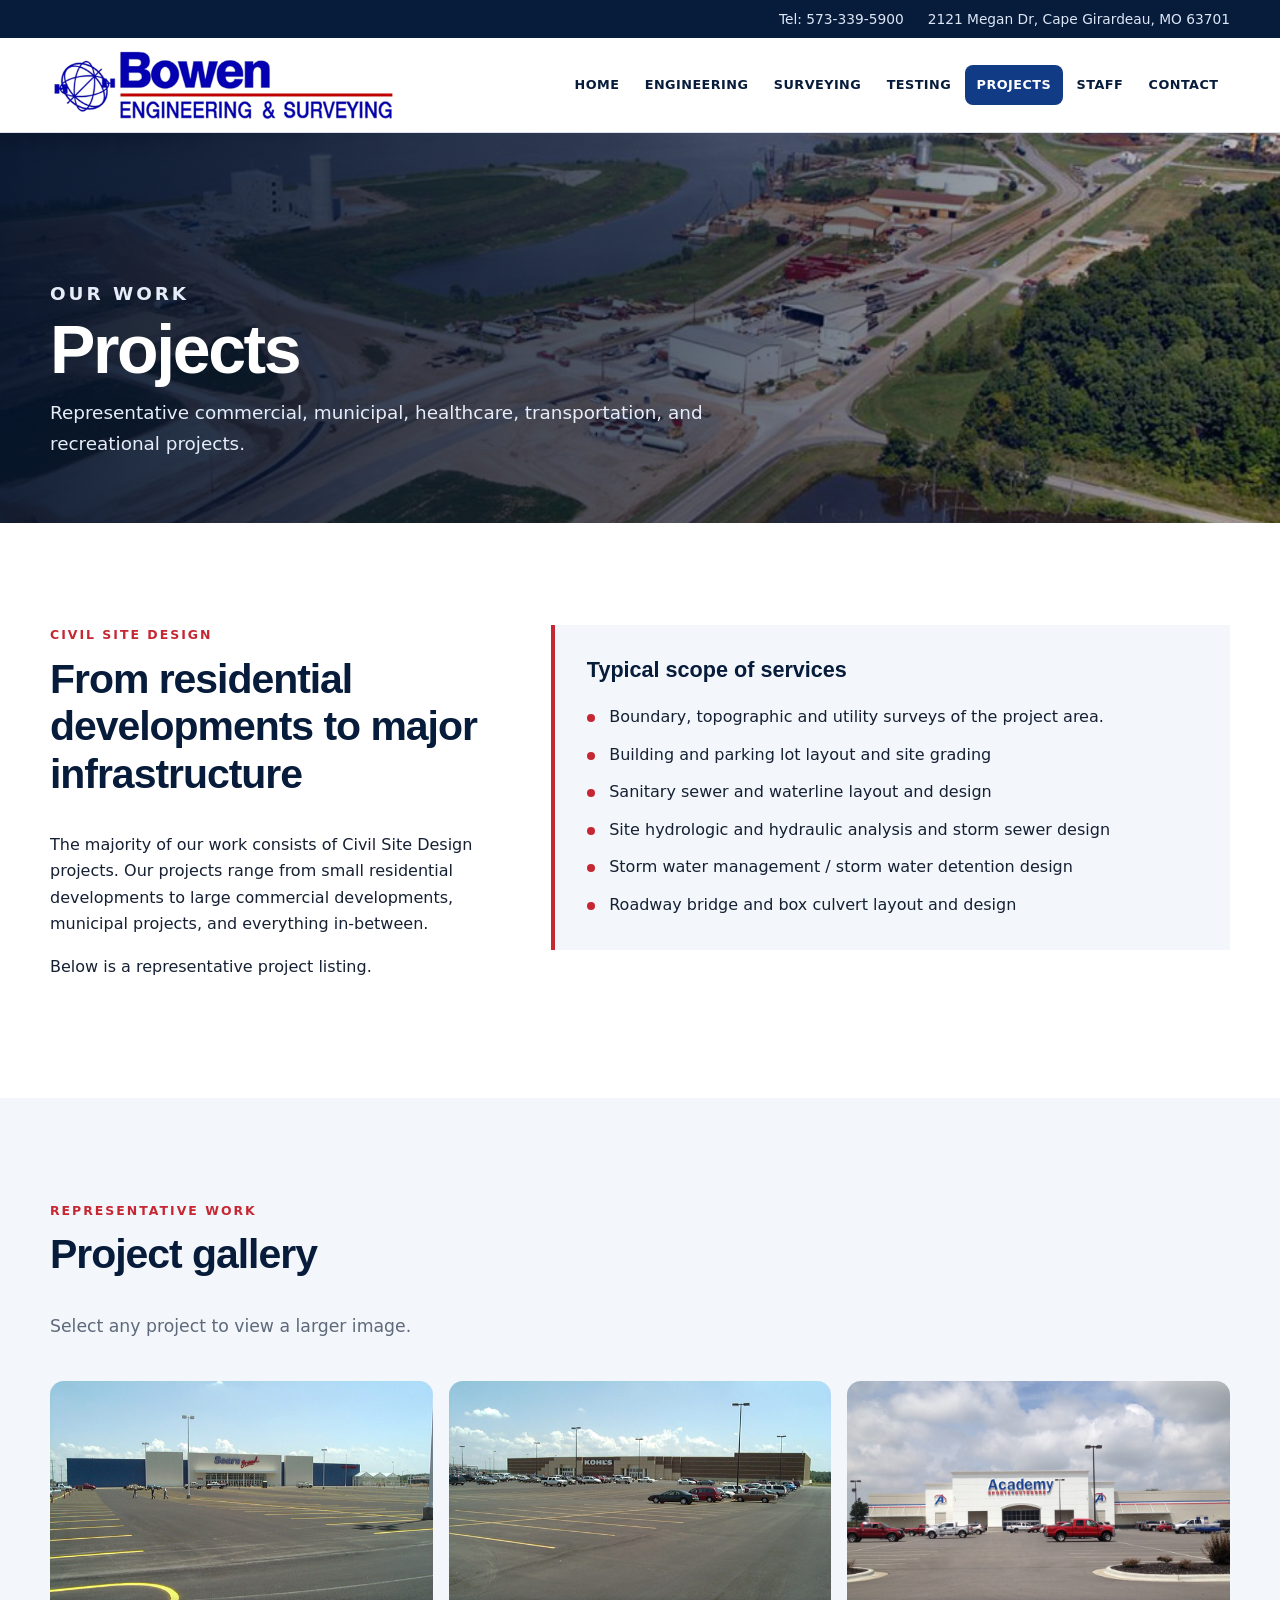
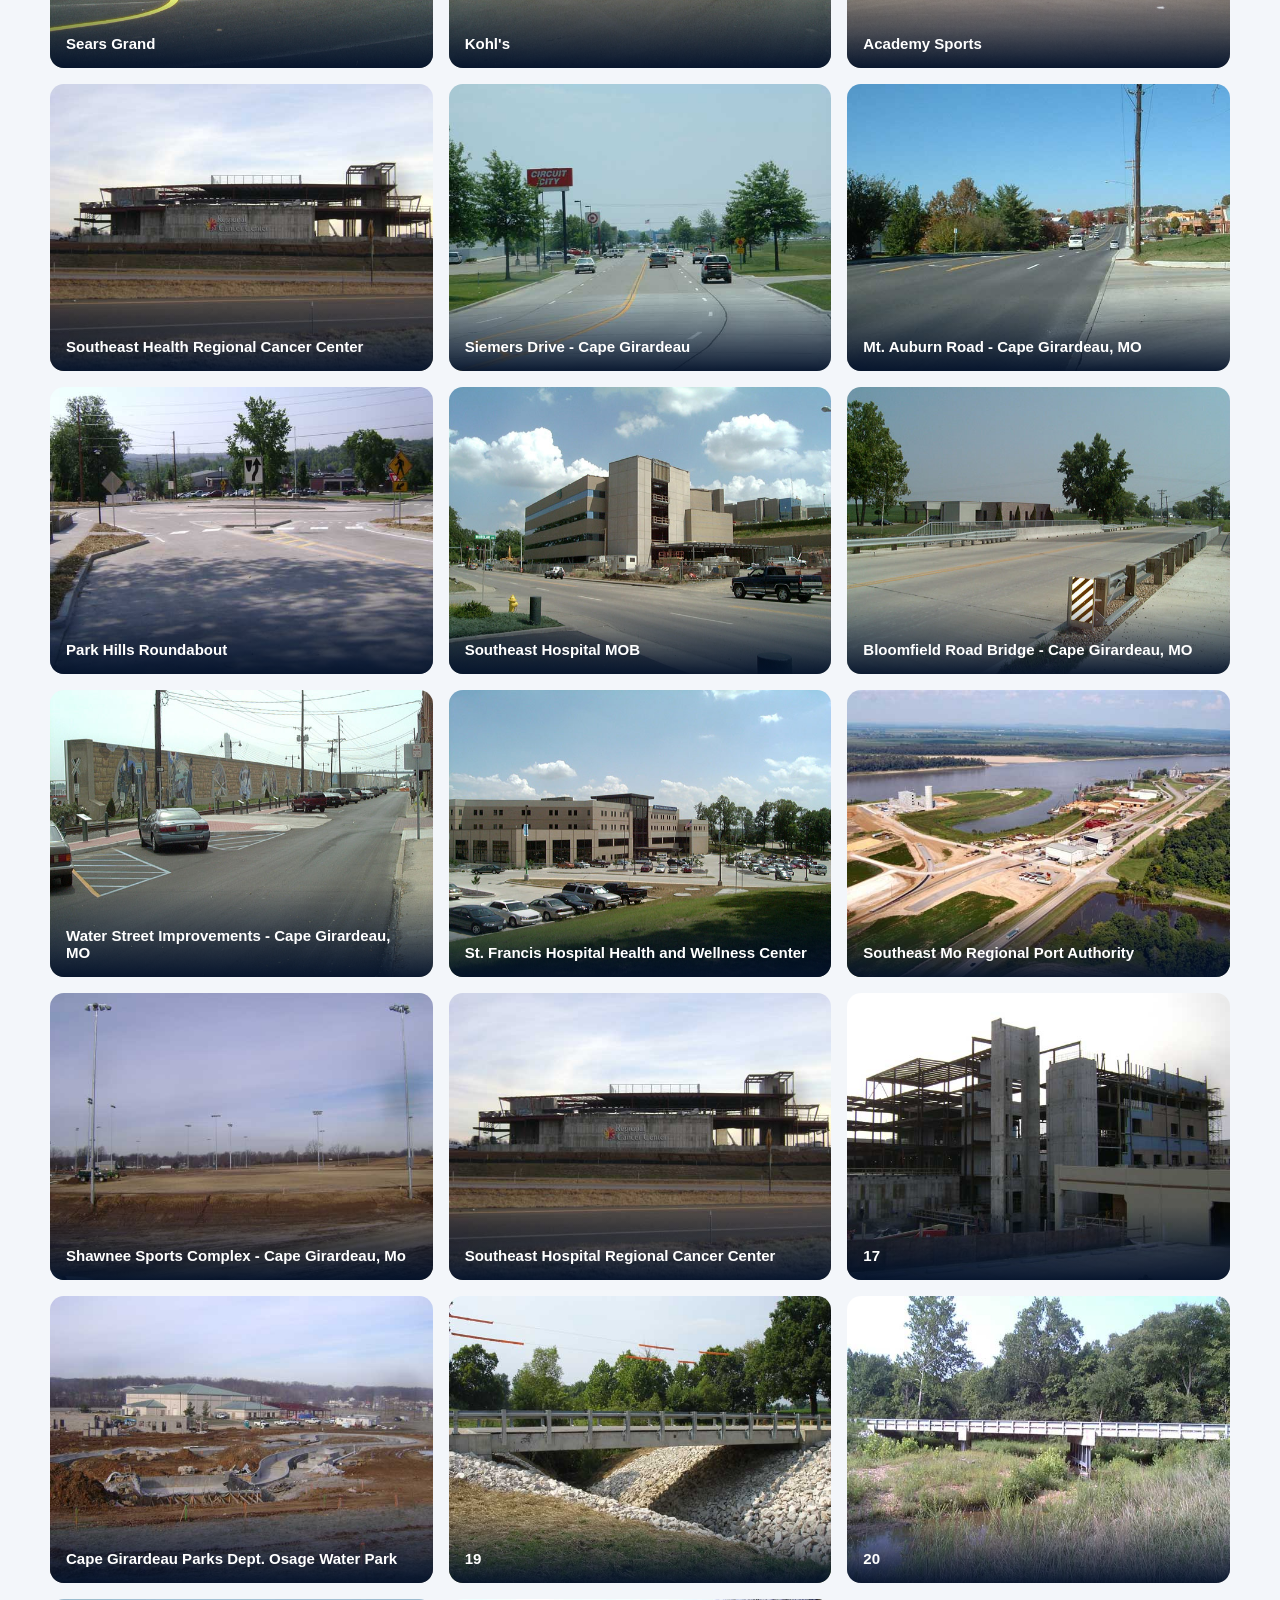
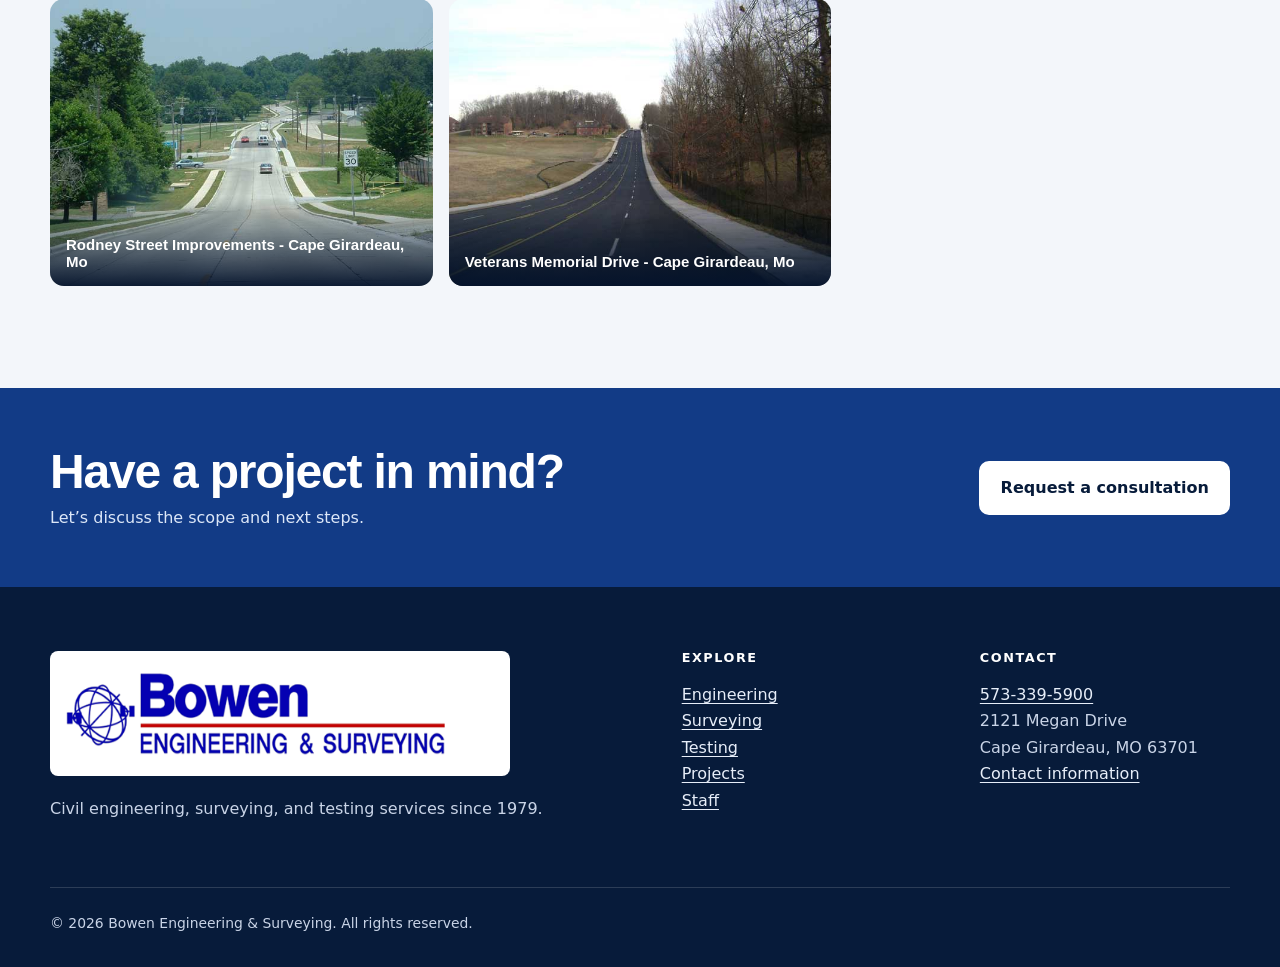
<file: projects.html>
<!doctype html>
<html lang="en">
<head><meta charset="utf-8"><meta name="viewport" content="width=device-width, initial-scale=1"><meta name="description" content="Explore Bowen civil engineering, surveying, transportation, municipal, healthcare, commercial, and recreational projects."><title>Civil Engineering &amp; Surveying Projects | Bowen</title><link rel="canonical" href="https://www.bowenengsurv.com/projects"><meta property="og:locale" content="en_US"><meta property="og:type" content="website"><meta property="og:site_name" content="Bowen Engineering &amp; Surveying"><meta property="og:title" content="Civil Engineering &amp; Surveying Projects | Bowen"><meta property="og:description" content="Explore Bowen civil engineering, surveying, transportation, municipal, healthcare, commercial, and recreational projects."><meta property="og:url" content="https://www.bowenengsurv.com/projects"><meta property="og:image" content="https://www.bowenengsurv.com/assets/images/logo.png"><meta property="og:image:alt" content="Bowen Engineering &amp; Surveying"><meta name="twitter:card" content="summary"><link rel="icon" type="image/png" href="assets/images/favicon/favicon-new.png"><link rel="stylesheet" href="assets/css/styles.css"><script defer src="assets/js/site.js"></script></head>
<body>
	<a class="skip-link" href="#main-content">Skip to content</a>
	<header class="site-header"><div class="topbar"><div class="container"><a href="tel:+15733395900">Tel: 573-339-5900</a><span class="address-short">2121 Megan Dr, Cape Girardeau, MO 63701</span></div></div><div class="header-main container"><a class="brand" href="/" aria-label="Bowen Engineering and Surveying home"><img src="assets/images/logo.png" alt="Bowen Engineering &amp; Surveying" width="585" height="125"></a><button class="nav-toggle" type="button" aria-expanded="false" aria-controls="site-navigation">Menu</button><nav class="site-nav" id="site-navigation" aria-label="Primary navigation"><ul><li><a href="/">Home</a></li><li><a href="/engineering">Engineering</a></li><li><a href="/surveying">Surveying</a></li><li><a href="/testing">Testing</a></li><li><a href="/projects" aria-current="page">Projects</a></li><li><a href="/staff">Staff</a></li><li><a href="/contact">Contact</a></li></ul></nav></div></header>
	<main id="main-content">
		<section class="page-hero page-hero-projects"><div class="container"><p class="eyebrow">Our work</p><h1>Projects</h1><p>Representative commercial, municipal, healthcare, transportation, and recreational projects.</p></div></section>
		<section class="section"><div class="container project-intro"><div><p class="eyebrow">Civil Site Design</p><h2>From residential developments to major infrastructure</h2><p>The majority of our work consists of Civil Site Design projects. Our projects range from small residential developments to large commercial developments, municipal projects, and everything in-between.</p><p>Below is a representative project listing.</p></div><div class="project-scope"><h3>Typical scope of services</h3><ul class="check-list"><li>Boundary, topographic and utility surveys of the project area.</li><li>Building and parking lot layout and site grading</li><li>Sanitary sewer and waterline layout and design</li><li>Site hydrologic and hydraulic analysis and storm sewer design</li><li>Storm water management / storm water detention design</li><li>Roadway bridge and box culvert layout and design</li></ul></div></div></section>
		<section class="section section-muted" aria-labelledby="gallery-title"><div class="container"><p class="eyebrow">Representative work</p><h2 id="gallery-title">Project gallery</h2><p class="section-intro">Select any project to view a larger image.</p><div class="gallery">
			<button class="gallery-item" type="button"><img src="assets/images/projects/project-01.jpg" alt="Sears Grand" loading="lazy"><span>Sears Grand</span></button>
			<button class="gallery-item" type="button"><img src="assets/images/projects/project-02.jpg" alt="Kohl's" loading="lazy"><span>Kohl's</span></button>
			<button class="gallery-item" type="button"><img src="assets/images/projects/project-03.jpg" alt="Academy Sports" loading="lazy"><span>Academy Sports</span></button>
			<button class="gallery-item" type="button"><img src="assets/images/projects/project-04.jpg" alt="Southeast Health Regional Cancer Center" loading="lazy"><span>Southeast Health Regional Cancer Center</span></button>
			<button class="gallery-item" type="button"><img src="assets/images/projects/project-05.jpg" alt="Siemers Drive in Cape Girardeau" loading="lazy"><span>Siemers Drive - Cape Girardeau</span></button>
			<button class="gallery-item" type="button"><img src="assets/images/projects/project-06.jpg" alt="Mt. Auburn Road in Cape Girardeau, Missouri" loading="lazy"><span>Mt. Auburn Road - Cape Girardeau, MO</span></button>
			<button class="gallery-item" type="button"><img src="assets/images/projects/project-07.jpg" alt="Park Hills Roundabout" loading="lazy"><span>Park Hills Roundabout</span></button>
			<button class="gallery-item" type="button"><img src="assets/images/projects/project-08.jpg" alt="Southeast Hospital MOB" loading="lazy"><span>Southeast Hospital MOB</span></button>
			<button class="gallery-item" type="button"><img src="assets/images/projects/project-09.jpg" alt="Bloomfield Road Bridge in Cape Girardeau, Missouri" loading="lazy"><span>Bloomfield Road Bridge - Cape Girardeau, MO</span></button>
			<button class="gallery-item" type="button"><img src="assets/images/projects/project-10.jpg" alt="Water Street Improvements in Cape Girardeau, Missouri" loading="lazy"><span>Water Street Improvements - Cape Girardeau, MO</span></button>
			<button class="gallery-item" type="button"><img src="assets/images/projects/project-11.jpg" alt="St. Francis Hospital Health and Wellness Center" loading="lazy"><span>St. Francis Hospital Health and Wellness Center</span></button>
			<button class="gallery-item" type="button"><img src="assets/images/projects/project-12.jpg" alt="Southeast Missouri Regional Port Authority" loading="lazy"><span>Southeast Mo Regional Port Authority</span></button>
			<button class="gallery-item" type="button"><img src="assets/images/projects/project-13.jpg" alt="Shawnee Sports Complex in Cape Girardeau, Missouri" loading="lazy"><span>Shawnee Sports Complex - Cape Girardeau, Mo</span></button>
			<button class="gallery-item" type="button"><img src="assets/images/projects/project-14.jpg" alt="Southeast Hospital Regional Cancer Center" loading="lazy"><span>Southeast Hospital Regional Cancer Center</span></button>
			<button class="gallery-item" type="button"><img src="assets/images/projects/project-15.jpg" alt="Project 17" loading="lazy"><span>17</span></button>
			<button class="gallery-item" type="button"><img src="assets/images/projects/project-16.jpg" alt="Cape Girardeau Parks Department Osage Water Park" loading="lazy"><span>Cape Girardeau Parks Dept. Osage Water Park</span></button>
			<button class="gallery-item" type="button"><img src="assets/images/projects/project-17.jpg" alt="Project 19" loading="lazy"><span>19</span></button>
			<button class="gallery-item" type="button"><img src="assets/images/projects/project-18.jpg" alt="Project 20" loading="lazy"><span>20</span></button>
			<button class="gallery-item" type="button"><img src="assets/images/projects/project-19.jpg" alt="Rodney Street Improvements in Cape Girardeau, Missouri" loading="lazy"><span>Rodney Street Improvements - Cape Girardeau, Mo</span></button>
			<button class="gallery-item" type="button"><img src="assets/images/projects/project-20.jpg" alt="Veterans Memorial Drive in Cape Girardeau, Missouri" loading="lazy"><span>Veterans Memorial Drive - Cape Girardeau, Mo</span></button>
		</div></div></section>
		<dialog class="lightbox" aria-labelledby="lightbox-caption">
			<div class="lightbox-stage">
				<img src="assets/images/projects/project-01.jpg" alt="" draggable="false">
				<button class="lightbox-close" type="button" aria-label="Close image viewer"><svg viewBox="0 0 24 24" aria-hidden="true"><path d="M6 6l12 12M18 6 6 18"/></svg></button>
				<button class="lightbox-arrow lightbox-previous" type="button" aria-label="View previous project"><svg viewBox="0 0 24 24" aria-hidden="true"><path d="m15 5-7 7 7 7"/></svg></button>
				<button class="lightbox-arrow lightbox-next" type="button" aria-label="View next project"><svg viewBox="0 0 24 24" aria-hidden="true"><path d="m9 5 7 7-7 7"/></svg></button>
				<div class="lightbox-bar"><span id="lightbox-caption" data-lightbox-caption>Project image</span><span class="lightbox-count" data-lightbox-count aria-live="polite"></span></div>
			</div>
		</dialog>
	</main>
	<section class="cta" aria-label="Contact Bowen"><div class="container"><div><h2>Have a project in mind?</h2><p>Let’s discuss the scope and next steps.</p></div><a class="button button-light" href="/contact">Request a consultation</a></div></section>
	<footer class="site-footer"><div class="container footer-grid"><div><img class="footer-logo" src="assets/images/logo.png" alt="Bowen Engineering &amp; Surveying" width="585" height="125"><p>Civil engineering, surveying, and testing services since 1979.</p></div><div><h2>Explore</h2><ul><li><a href="/engineering">Engineering</a></li><li><a href="/surveying">Surveying</a></li><li><a href="/testing">Testing</a></li><li><a href="/projects">Projects</a></li><li><a href="/staff">Staff</a></li></ul></div><div><h2>Contact</h2><ul><li><a href="tel:+15733395900">573-339-5900</a></li><li>2121 Megan Drive</li><li>Cape Girardeau, MO 63701</li><li><a href="/contact">Contact information</a></li></ul></div></div><div class="container footer-bottom"><p>&copy; <span data-current-year>2026</span> Bowen Engineering &amp; Surveying. All rights reserved.</p></div></footer>
</body></html>
</file>
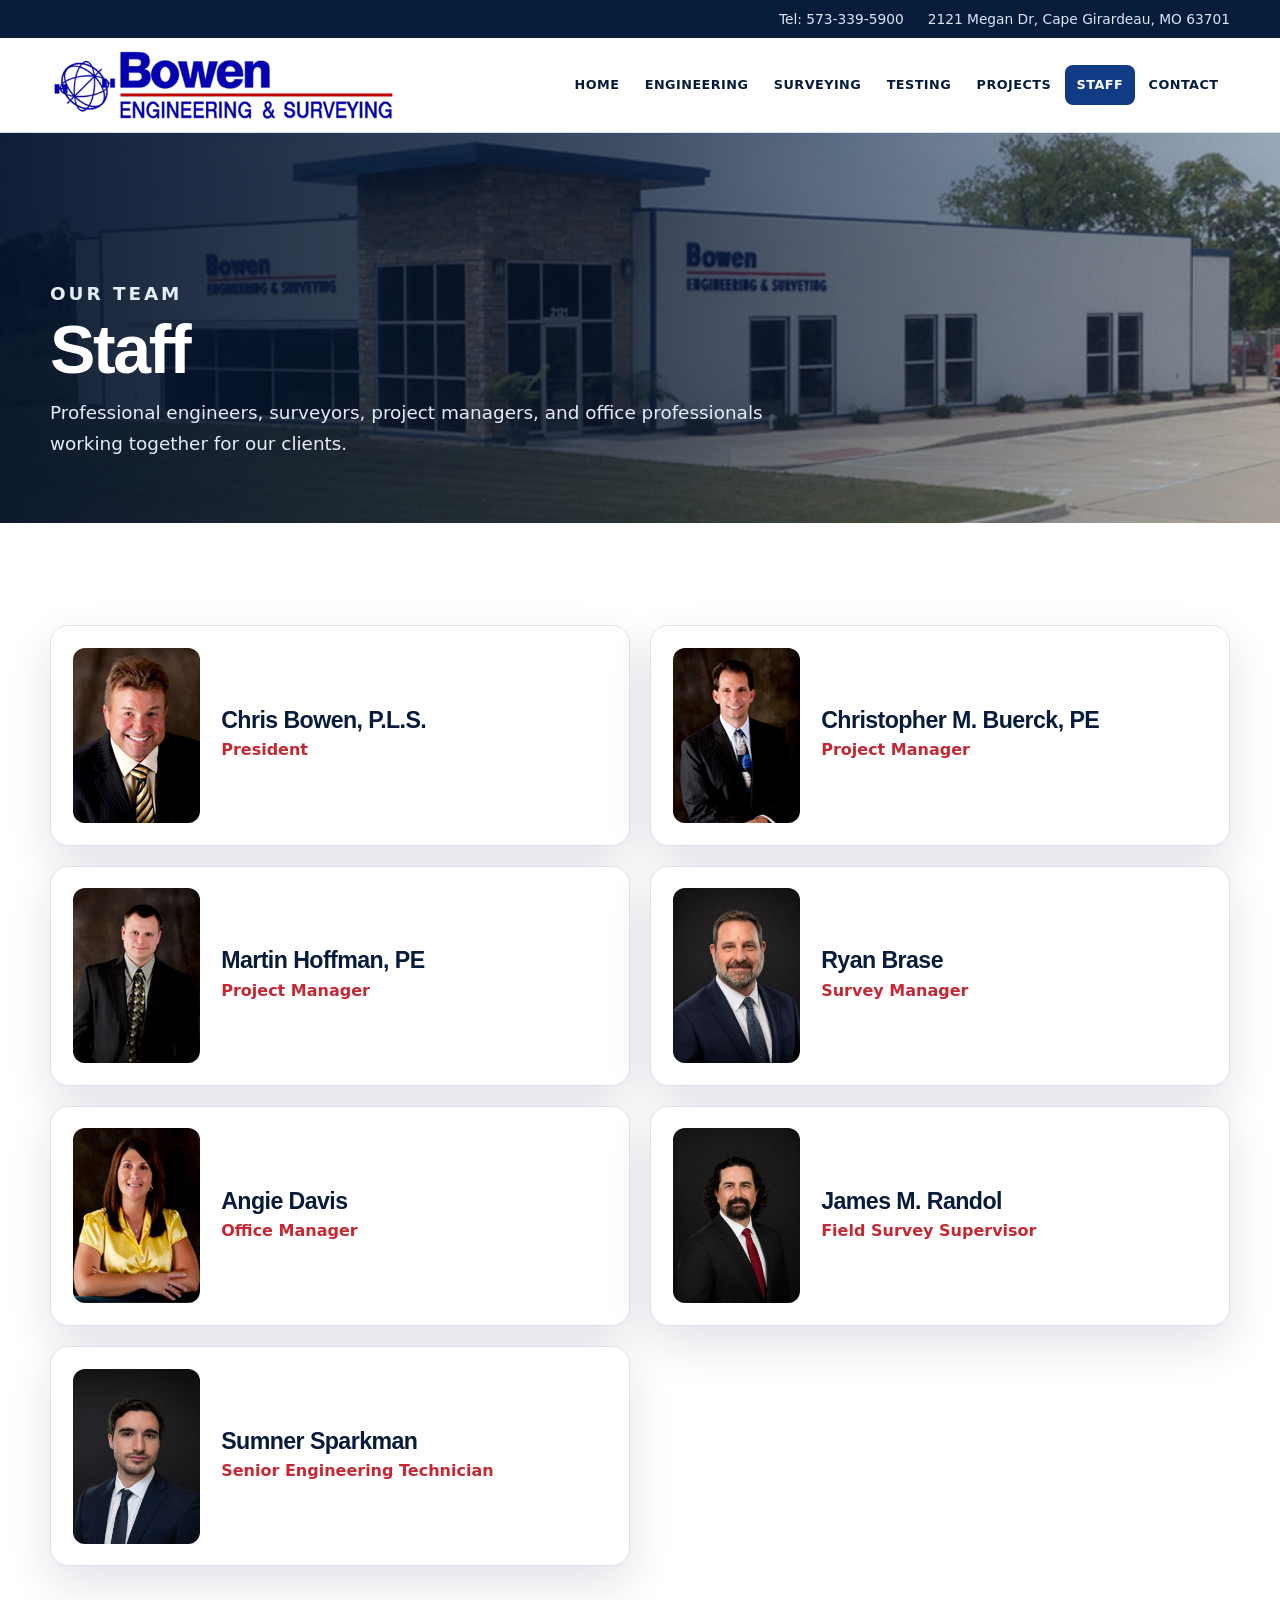
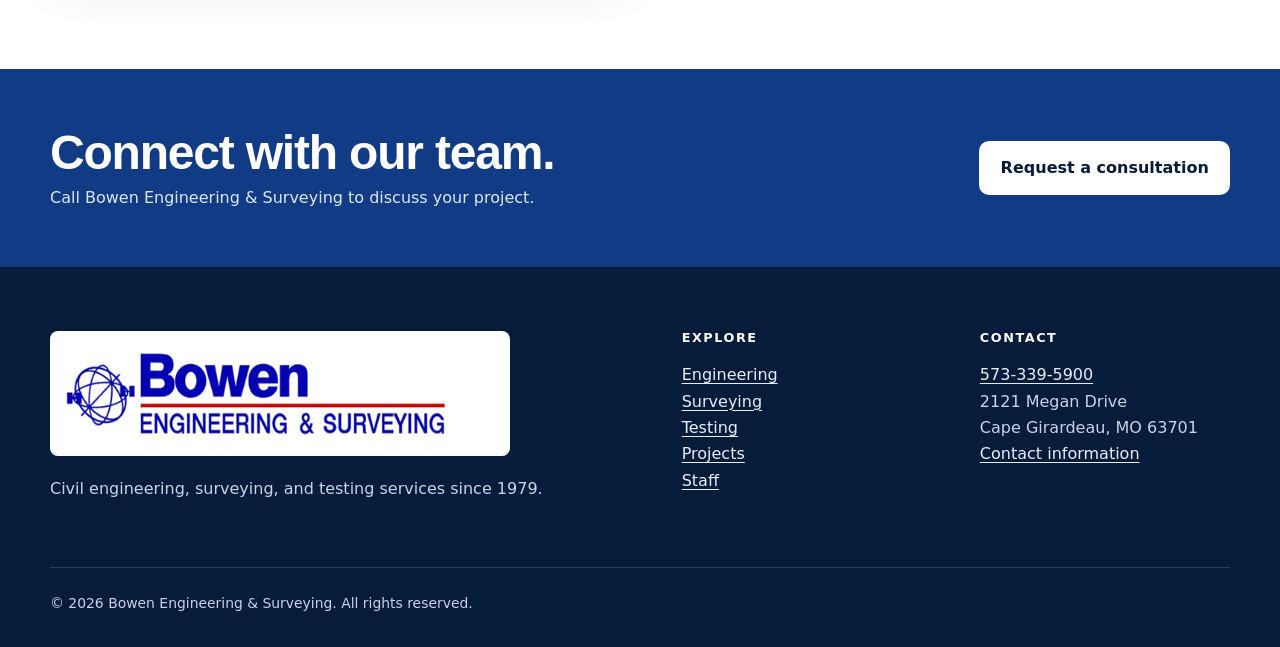
<file: staff.html>
<!doctype html>
<html lang="en">
<head><meta charset="utf-8"><meta name="viewport" content="width=device-width, initial-scale=1"><meta name="description" content="Meet Bowen's professional engineers, land surveyors, project managers, technicians, and office staff in Cape Girardeau, Missouri."><title>Engineering &amp; Surveying Team | Bowen</title><link rel="canonical" href="https://www.bowenengsurv.com/staff"><meta property="og:locale" content="en_US"><meta property="og:type" content="website"><meta property="og:site_name" content="Bowen Engineering &amp; Surveying"><meta property="og:title" content="Engineering &amp; Surveying Team | Bowen"><meta property="og:description" content="Meet Bowen's professional engineers, land surveyors, project managers, technicians, and office staff in Cape Girardeau, Missouri."><meta property="og:url" content="https://www.bowenengsurv.com/staff"><meta property="og:image" content="https://www.bowenengsurv.com/assets/images/logo.png"><meta property="og:image:alt" content="Bowen Engineering &amp; Surveying"><meta name="twitter:card" content="summary"><link rel="icon" type="image/png" href="assets/images/favicon/favicon-new.png"><link rel="stylesheet" href="assets/css/styles.css"><script defer src="assets/js/site.js"></script></head>
<body>
	<a class="skip-link" href="#main-content">Skip to content</a>
	<header class="site-header"><div class="topbar"><div class="container"><a href="tel:+15733395900">Tel: 573-339-5900</a><span class="address-short">2121 Megan Dr, Cape Girardeau, MO 63701</span></div></div><div class="header-main container"><a class="brand" href="/" aria-label="Bowen Engineering and Surveying home"><img src="assets/images/logo.png" alt="Bowen Engineering &amp; Surveying" width="585" height="125"></a><button class="nav-toggle" type="button" aria-expanded="false" aria-controls="site-navigation">Menu</button><nav class="site-nav" id="site-navigation" aria-label="Primary navigation"><ul><li><a href="/">Home</a></li><li><a href="/engineering">Engineering</a></li><li><a href="/surveying">Surveying</a></li><li><a href="/testing">Testing</a></li><li><a href="/projects">Projects</a></li><li><a href="/staff" aria-current="page">Staff</a></li><li><a href="/contact">Contact</a></li></ul></nav></div></header>
	<main id="main-content">
		<section class="page-hero page-hero-staff"><div class="container"><p class="eyebrow">Our team</p><h1>Staff</h1><p>Professional engineers, surveyors, project managers, and office professionals working together for our clients.</p></div></section>
		<section class="section"><div class="container"><div class="staff-grid">
			<article class="staff-card"><img src="assets/images/staff/chris-bowen.jpg" alt="Chris Bowen" width="127" height="175"><div class="staff-card-content"><h2>Chris Bowen, P.L.S.</h2><p class="staff-title">President</p></div></article>
			<article class="staff-card"><img src="assets/images/staff/chris-buerck.jpg" alt="Christopher M. Buerck" width="127" height="175"><div class="staff-card-content"><h2>Christopher M. Buerck, PE</h2><p class="staff-title">Project Manager</p></div></article>
			<article class="staff-card"><img src="assets/images/staff/martin-hoffman.jpg" alt="Martin Hoffman" width="127" height="175"><div class="staff-card-content"><h2>Martin Hoffman, PE</h2><p class="staff-title">Project Manager</p></div></article>
			<article class="staff-card"><img src="assets/images/staff/ryan-brase.jpg" alt="Ryan Brase" width="127" height="175"><div class="staff-card-content"><h2>Ryan Brase</h2><p class="staff-title">Survey Manager</p></div></article>
			<article class="staff-card"><img src="assets/images/staff/angie-davis.jpg" alt="Angie Davis" width="127" height="175"><div class="staff-card-content"><h2>Angie Davis</h2><p class="staff-title">Office Manager</p></div></article>
			<article class="staff-card"><img src="assets/images/staff/james-m-randol.jpg" alt="James M. Randol" width="127" height="175"><div class="staff-card-content"><h2>James M. Randol</h2><p class="staff-title">Field Survey Supervisor</p></div></article>
			<article class="staff-card"><img src="assets/images/staff/sumner-sparkman.jpg" alt="Sumner Sparkman" width="127" height="175"><div class="staff-card-content"><h2>Sumner Sparkman</h2><p class="staff-title">Senior Engineering Technician</p></div></article>
		</div></div></section>
	</main>
	<section class="cta" aria-label="Contact Bowen"><div class="container"><div><h2>Connect with our team.</h2><p>Call Bowen Engineering &amp; Surveying to discuss your project.</p></div><a class="button button-light" href="/contact">Request a consultation</a></div></section>
	<footer class="site-footer"><div class="container footer-grid"><div><img class="footer-logo" src="assets/images/logo.png" alt="Bowen Engineering &amp; Surveying" width="585" height="125"><p>Civil engineering, surveying, and testing services since 1979.</p></div><div><h2>Explore</h2><ul><li><a href="/engineering">Engineering</a></li><li><a href="/surveying">Surveying</a></li><li><a href="/testing">Testing</a></li><li><a href="/projects">Projects</a></li><li><a href="/staff">Staff</a></li></ul></div><div><h2>Contact</h2><ul><li><a href="tel:+15733395900">573-339-5900</a></li><li>2121 Megan Drive</li><li>Cape Girardeau, MO 63701</li><li><a href="/contact">Contact information</a></li></ul></div></div><div class="container footer-bottom"><p>&copy; <span data-current-year>2026</span> Bowen Engineering &amp; Surveying. All rights reserved.</p></div></footer>
</body></html>
</file>
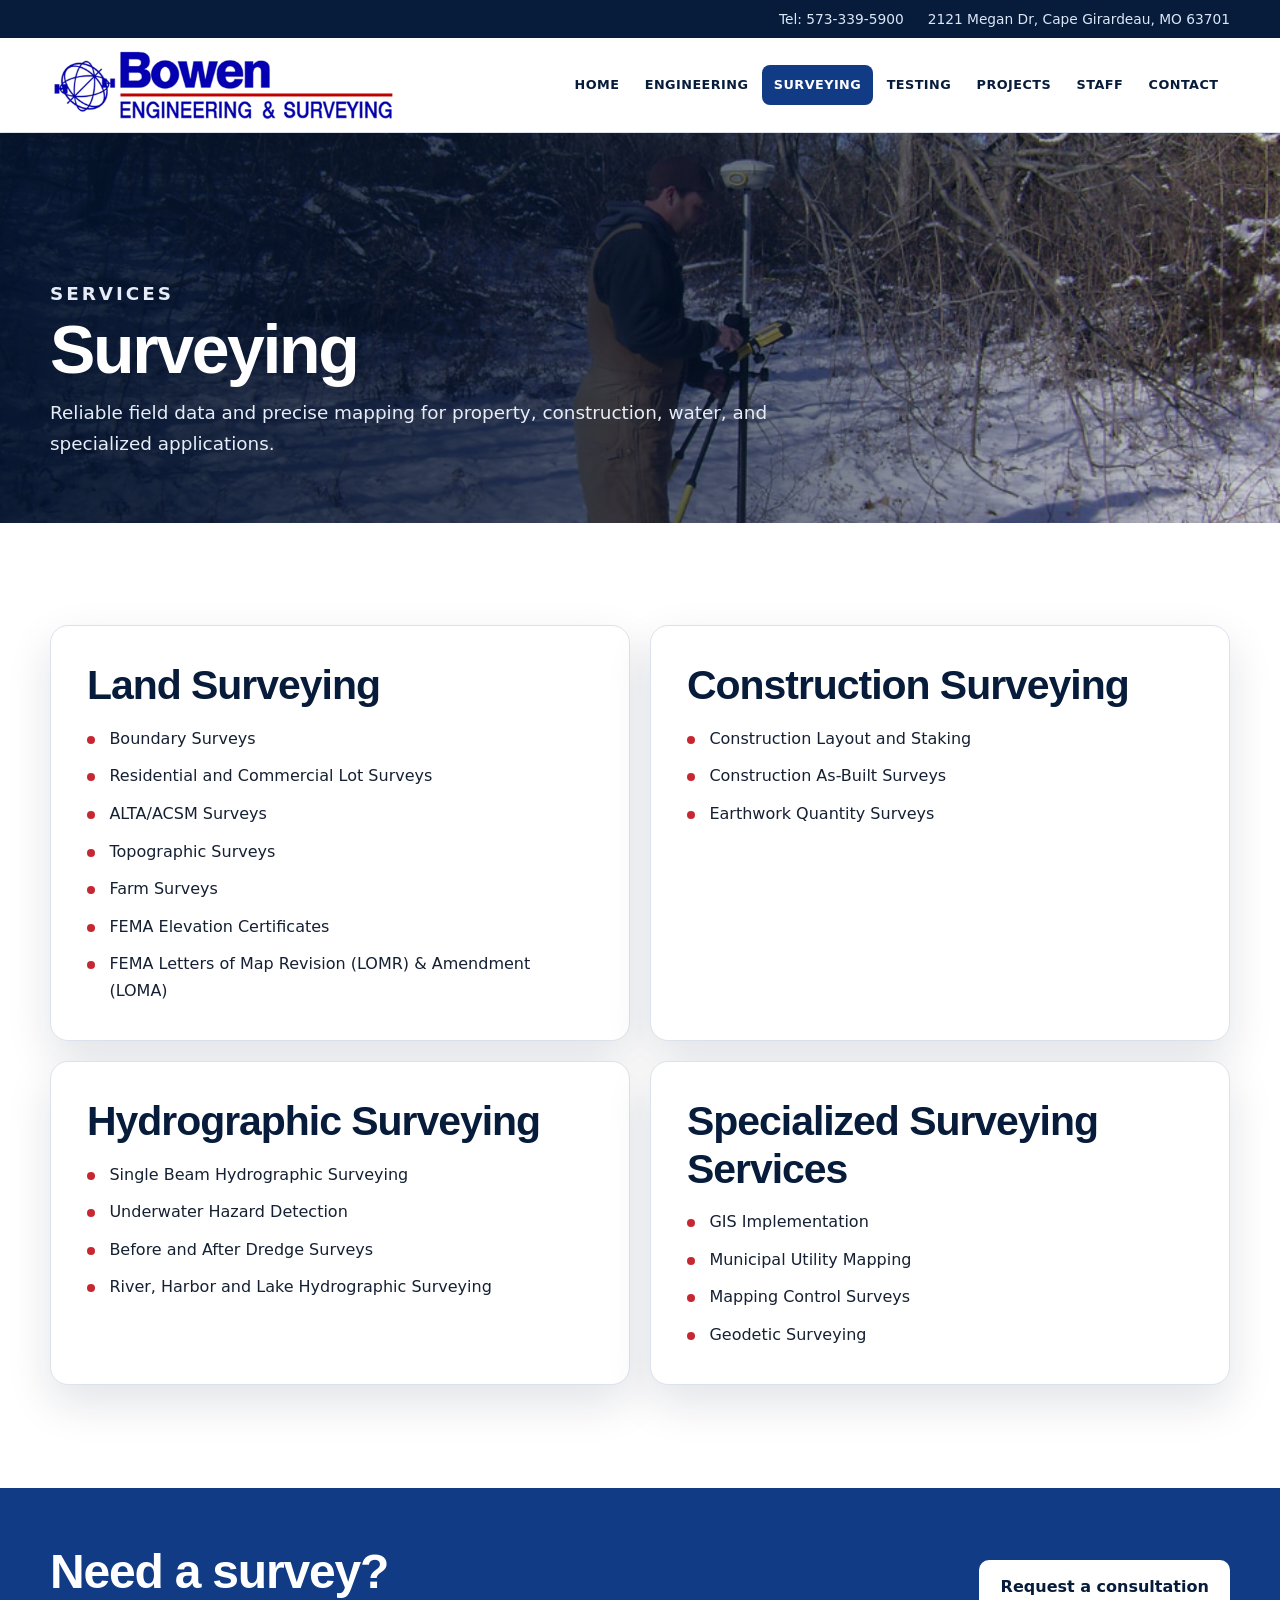
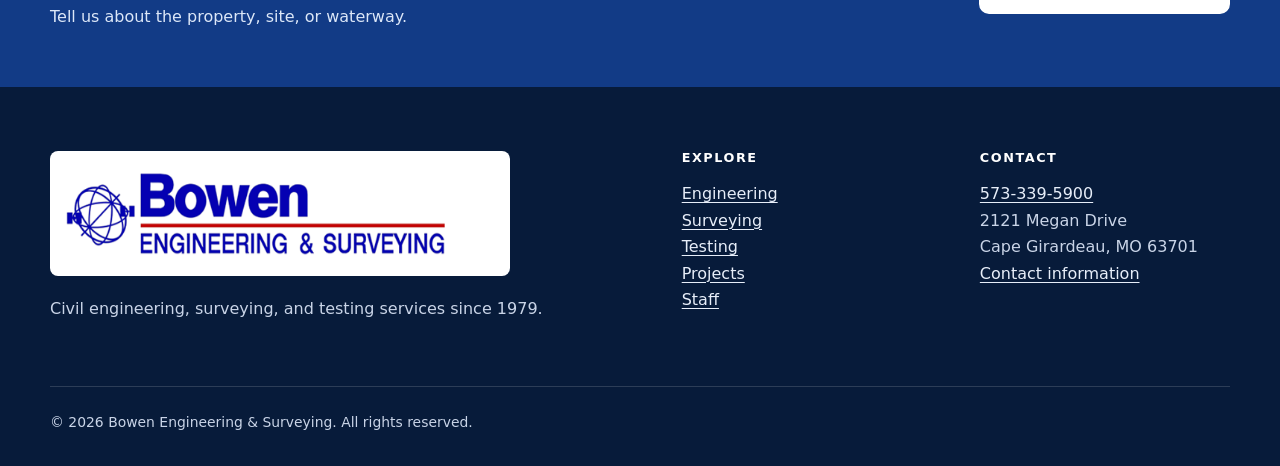
<file: surveying.html>
<!doctype html>
<html lang="en">
<head><meta charset="utf-8"><meta name="viewport" content="width=device-width, initial-scale=1"><meta name="description" content="Land, construction, hydrographic, GIS, utility mapping, control, and geodetic surveying services in Southeast Missouri and Southern Illinois."><title>Land Surveying Services | Cape Girardeau, MO | Bowen</title><link rel="canonical" href="https://www.bowenengsurv.com/surveying"><meta property="og:locale" content="en_US"><meta property="og:type" content="website"><meta property="og:site_name" content="Bowen Engineering &amp; Surveying"><meta property="og:title" content="Land Surveying Services | Cape Girardeau, MO | Bowen"><meta property="og:description" content="Land, construction, hydrographic, GIS, utility mapping, control, and geodetic surveying services in Southeast Missouri and Southern Illinois."><meta property="og:url" content="https://www.bowenengsurv.com/surveying"><meta property="og:image" content="https://www.bowenengsurv.com/assets/images/logo.png"><meta property="og:image:alt" content="Bowen Engineering &amp; Surveying"><meta name="twitter:card" content="summary"><link rel="icon" type="image/png" href="assets/images/favicon/favicon-new.png"><link rel="stylesheet" href="assets/css/styles.css"><script defer src="assets/js/site.js"></script></head>
<body>
	<a class="skip-link" href="#main-content">Skip to content</a>
	<header class="site-header"><div class="topbar"><div class="container"><a href="tel:+15733395900">Tel: 573-339-5900</a><span class="address-short">2121 Megan Dr, Cape Girardeau, MO 63701</span></div></div><div class="header-main container"><a class="brand" href="/" aria-label="Bowen Engineering and Surveying home"><img src="assets/images/logo.png" alt="Bowen Engineering &amp; Surveying" width="585" height="125"></a><button class="nav-toggle" type="button" aria-expanded="false" aria-controls="site-navigation">Menu</button><nav class="site-nav" id="site-navigation" aria-label="Primary navigation"><ul><li><a href="/">Home</a></li><li><a href="/engineering">Engineering</a></li><li><a href="/surveying" aria-current="page">Surveying</a></li><li><a href="/testing">Testing</a></li><li><a href="/projects">Projects</a></li><li><a href="/staff">Staff</a></li><li><a href="/contact">Contact</a></li></ul></nav></div></header>
	<main id="main-content">
		<section class="page-hero page-hero-surveying"><div class="container"><p class="eyebrow">Services</p><h1>Surveying</h1><p>Reliable field data and precise mapping for property, construction, water, and specialized applications.</p></div></section>
		<section class="section"><div class="container"><div class="content-grid">
			<article class="content-card"><h2>Land Surveying</h2><ul class="check-list"><li>Boundary Surveys</li><li>Residential and Commercial Lot Surveys</li><li>ALTA/ACSM Surveys</li><li>Topographic Surveys</li><li>Farm Surveys</li><li>FEMA Elevation Certificates</li><li>FEMA Letters of Map Revision (LOMR) &amp; Amendment (LOMA)</li></ul></article>
			<article class="content-card"><h2>Construction Surveying</h2><ul class="check-list"><li>Construction Layout and Staking</li><li>Construction As-Built Surveys</li><li>Earthwork Quantity Surveys</li></ul></article>
			<article class="content-card"><h2>Hydrographic Surveying</h2><ul class="check-list"><li>Single Beam Hydrographic Surveying</li><li>Underwater Hazard Detection</li><li>Before and After Dredge Surveys</li><li>River, Harbor and Lake Hydrographic Surveying</li></ul></article>
			<article class="content-card"><h2>Specialized Surveying Services</h2><ul class="check-list"><li>GIS Implementation</li><li>Municipal Utility Mapping</li><li>Mapping Control Surveys</li><li>Geodetic Surveying</li></ul></article>
		</div></div></section>
	</main>
	<section class="cta" aria-label="Contact Bowen"><div class="container"><div><h2>Need a survey?</h2><p>Tell us about the property, site, or waterway.</p></div><a class="button button-light" href="/contact">Request a consultation</a></div></section>
	<footer class="site-footer"><div class="container footer-grid"><div><img class="footer-logo" src="assets/images/logo.png" alt="Bowen Engineering &amp; Surveying" width="585" height="125"><p>Civil engineering, surveying, and testing services since 1979.</p></div><div><h2>Explore</h2><ul><li><a href="/engineering">Engineering</a></li><li><a href="/surveying">Surveying</a></li><li><a href="/testing">Testing</a></li><li><a href="/projects">Projects</a></li><li><a href="/staff">Staff</a></li></ul></div><div><h2>Contact</h2><ul><li><a href="tel:+15733395900">573-339-5900</a></li><li>2121 Megan Drive</li><li>Cape Girardeau, MO 63701</li><li><a href="/contact">Contact information</a></li></ul></div></div><div class="container footer-bottom"><p>&copy; <span data-current-year>2026</span> Bowen Engineering &amp; Surveying. All rights reserved.</p></div></footer>
</body></html>
</file>
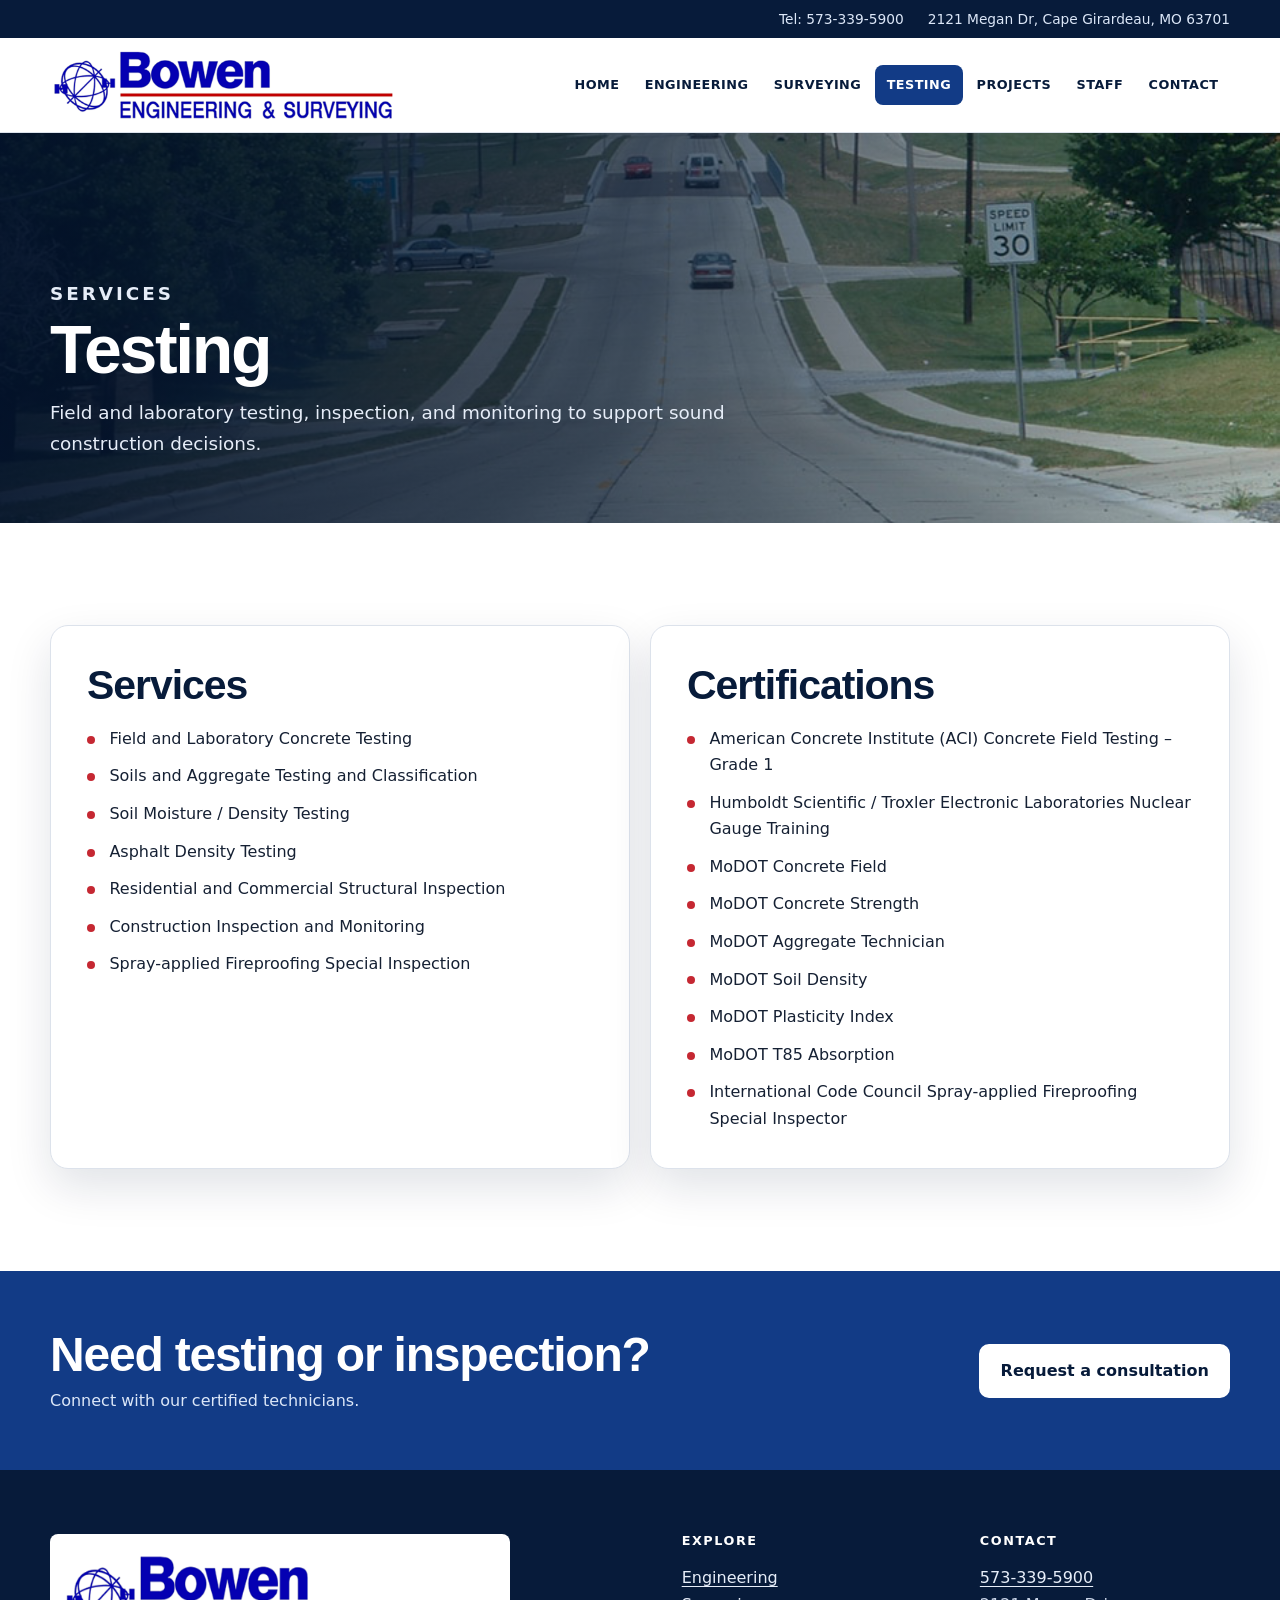
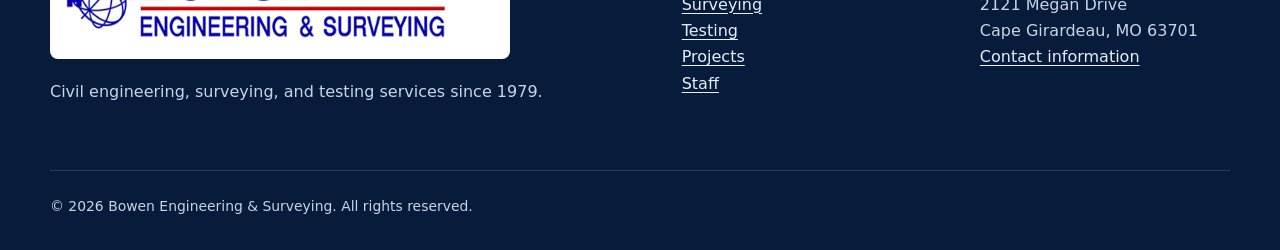
<file: testing.html>
<!doctype html>
<html lang="en">
<head><meta charset="utf-8"><meta name="viewport" content="width=device-width, initial-scale=1"><meta name="description" content="Construction materials testing, field and laboratory testing, inspection, monitoring, and certification services in Southeast Missouri."><title>Construction Testing &amp; Inspection | Cape Girardeau | Bowen</title><link rel="canonical" href="https://www.bowenengsurv.com/testing"><meta property="og:locale" content="en_US"><meta property="og:type" content="website"><meta property="og:site_name" content="Bowen Engineering &amp; Surveying"><meta property="og:title" content="Construction Testing &amp; Inspection | Cape Girardeau | Bowen"><meta property="og:description" content="Construction materials testing, field and laboratory testing, inspection, monitoring, and certification services in Southeast Missouri."><meta property="og:url" content="https://www.bowenengsurv.com/testing"><meta property="og:image" content="https://www.bowenengsurv.com/assets/images/logo.png"><meta property="og:image:alt" content="Bowen Engineering &amp; Surveying"><meta name="twitter:card" content="summary"><link rel="icon" type="image/png" href="assets/images/favicon/favicon-new.png"><link rel="stylesheet" href="assets/css/styles.css"><script defer src="assets/js/site.js"></script></head>
<body>
	<a class="skip-link" href="#main-content">Skip to content</a>
	<header class="site-header"><div class="topbar"><div class="container"><a href="tel:+15733395900">Tel: 573-339-5900</a><span class="address-short">2121 Megan Dr, Cape Girardeau, MO 63701</span></div></div><div class="header-main container"><a class="brand" href="/" aria-label="Bowen Engineering and Surveying home"><img src="assets/images/logo.png" alt="Bowen Engineering &amp; Surveying" width="585" height="125"></a><button class="nav-toggle" type="button" aria-expanded="false" aria-controls="site-navigation">Menu</button><nav class="site-nav" id="site-navigation" aria-label="Primary navigation"><ul><li><a href="/">Home</a></li><li><a href="/engineering">Engineering</a></li><li><a href="/surveying">Surveying</a></li><li><a href="/testing" aria-current="page">Testing</a></li><li><a href="/projects">Projects</a></li><li><a href="/staff">Staff</a></li><li><a href="/contact">Contact</a></li></ul></nav></div></header>
	<main id="main-content">
		<section class="page-hero page-hero-testing"><div class="container"><p class="eyebrow">Services</p><h1>Testing</h1><p>Field and laboratory testing, inspection, and monitoring to support sound construction decisions.</p></div></section>
		<section class="section"><div class="container"><div class="content-grid">
			<article class="content-card"><h2>Services</h2><ul class="check-list"><li>Field and Laboratory Concrete Testing</li><li>Soils and Aggregate Testing and Classification</li><li>Soil Moisture / Density Testing</li><li>Asphalt Density Testing</li><li>Residential and Commercial Structural Inspection</li><li>Construction Inspection and Monitoring</li><li>Spray-applied Fireproofing Special Inspection</li></ul></article>
			<article class="content-card"><h2>Certifications</h2><ul class="check-list"><li>American Concrete Institute (ACI) Concrete Field Testing – Grade 1</li><li>Humboldt Scientific / Troxler Electronic Laboratories Nuclear Gauge Training</li><li>MoDOT Concrete Field</li><li>MoDOT Concrete Strength</li><li>MoDOT Aggregate Technician</li><li>MoDOT Soil Density</li><li>MoDOT Plasticity Index</li><li>MoDOT T85 Absorption</li><li>International Code Council Spray-applied Fireproofing Special Inspector</li></ul></article>
		</div></div></section>
	</main>
	<section class="cta" aria-label="Contact Bowen"><div class="container"><div><h2>Need testing or inspection?</h2><p>Connect with our certified technicians.</p></div><a class="button button-light" href="/contact">Request a consultation</a></div></section>
	<footer class="site-footer"><div class="container footer-grid"><div><img class="footer-logo" src="assets/images/logo.png" alt="Bowen Engineering &amp; Surveying" width="585" height="125"><p>Civil engineering, surveying, and testing services since 1979.</p></div><div><h2>Explore</h2><ul><li><a href="/engineering">Engineering</a></li><li><a href="/surveying">Surveying</a></li><li><a href="/testing">Testing</a></li><li><a href="/projects">Projects</a></li><li><a href="/staff">Staff</a></li></ul></div><div><h2>Contact</h2><ul><li><a href="tel:+15733395900">573-339-5900</a></li><li>2121 Megan Drive</li><li>Cape Girardeau, MO 63701</li><li><a href="/contact">Contact information</a></li></ul></div></div><div class="container footer-bottom"><p>&copy; <span data-current-year>2026</span> Bowen Engineering &amp; Surveying. All rights reserved.</p></div></footer>
</body></html>
</file>
<file: assets/css/styles.css>
:root {
	--navy: #071b3a;
	--blue: #123b86;
	--blue-bright: #1a58c7;
	--red: #c52832;
	--ink: #152033;
	--muted: #5e697b;
	--line: #dce2eb;
	--mist: #f3f6fa;
	--white: #ffffff;
	--shadow: 0 18px 45px rgba(7, 27, 58, 0.12);
	--radius: 18px;
	--content: 1180px;
	--font-display: "Aptos Display", Aptos, "Segoe UI", Helvetica, Arial, sans-serif;
}

@view-transition {
	navigation: auto;
}

::view-transition-old(root) {
	animation: 160ms ease both page-fade-out;
}

::view-transition-new(root) {
	animation: 280ms ease both page-fade-in;
}

*,
*::before,
*::after {
	box-sizing: border-box;
}

html {
	scroll-behavior: smooth;
}

body {
	margin: 0;
	color: var(--ink);
	background: var(--white);
	font-family: Inter, ui-sans-serif, system-ui, -apple-system, BlinkMacSystemFont, "Segoe UI", sans-serif;
	font-size: 16px;
	line-height: 1.65;
}

img {
	display: block;
	max-width: 100%;
}

a {
	color: var(--blue-bright);
	text-decoration-thickness: 0.08em;
	text-underline-offset: 0.18em;
}

a:hover {
	color: var(--red);
}

button,
a {
	-webkit-tap-highlight-color: transparent;
}

:focus-visible {
	outline: 3px solid #f0b429;
	outline-offset: 3px;
}

.skip-link {
	position: fixed;
	top: 0.5rem;
	left: 0.5rem;
	z-index: 1000;
	padding: 0.65rem 1rem;
	color: var(--white);
	background: var(--navy);
	transform: translateY(-150%);
}

.skip-link:focus {
	transform: translateY(0);
}

.container {
	width: min(calc(100% - 2rem), var(--content));
	margin-inline: auto;
}

.eyebrow {
	margin: 0 0 0.6rem;
	color: var(--red);
	font-size: 0.78rem;
	font-weight: 800;
	letter-spacing: 0.16em;
	text-transform: uppercase;
}

h1,
h2,
h3 {
	margin-top: 0;
	color: var(--navy);
	font-family: var(--font-display);
	font-weight: 720;
	line-height: 1.16;
}

h1 {
	font-size: clamp(2.35rem, 5.6vw, 4.4rem);
	letter-spacing: -0.035em;
}

h2 {
	font-size: clamp(1.75rem, 3.2vw, 2.7rem);
	letter-spacing: -0.025em;
}

h3 {
	font-size: 1.35rem;
}

p {
	margin-top: 0;
}

.site-header {
	position: sticky;
	top: 0;
	z-index: 100;
	border-bottom: 1px solid var(--line);
	background: rgba(255, 255, 255, 0.96);
	box-shadow: 0 4px 18px rgba(7, 27, 58, 0);
	transition: box-shadow 180ms ease;
	view-transition-name: site-header;
}

.site-header.is-scrolled {
	box-shadow: 0 4px 18px rgba(7, 27, 58, 0.11);
}

.topbar {
	color: #dce7f8;
	background: var(--navy);
	font-size: 0.86rem;
}

.topbar .container {
	display: flex;
	align-items: center;
	justify-content: flex-end;
	gap: 1.5rem;
	min-height: 38px;
}

.topbar a {
	color: inherit;
	text-decoration: none;
}

.header-main {
	display: flex;
	align-items: center;
	justify-content: space-between;
	gap: 2rem;
	min-height: 94px;
	transition: min-height 180ms ease;
}

.brand {
	flex: 0 1 420px;
}

.brand img {
	width: min(100%, 390px);
	height: auto;
	transition: width 180ms ease;
}

.site-header.is-scrolled .header-main {
	min-height: 76px;
}

.site-header.is-scrolled .brand img {
	width: min(100%, 330px);
}

.nav-toggle {
	display: none;
	padding: 0.65rem 0.8rem;
	border: 1px solid var(--line);
	border-radius: 10px;
	color: var(--navy);
	background: var(--white);
	font: inherit;
	font-weight: 750;
	cursor: pointer;
}

.site-nav ul {
	display: flex;
	align-items: center;
	gap: 0.15rem;
	margin: 0;
	padding: 0;
	list-style: none;
}

.site-nav a {
	display: block;
	padding: 0.6rem 0.72rem;
	border-radius: 8px;
	color: var(--navy);
	font-size: 0.8rem;
	font-weight: 800;
	letter-spacing: 0.035em;
	text-decoration: none;
	text-transform: uppercase;
}

.site-nav a:hover,
.site-nav a[aria-current="page"] {
	color: var(--white);
	background: var(--blue);
}

.hero {
	position: relative;
	isolation: isolate;
	overflow: hidden;
	min-height: min(680px, 78vh);
	background: var(--navy);
}

.hero-slide {
	position: absolute;
	inset: 0;
	z-index: -2;
	width: 100%;
	height: 100%;
	opacity: 0;
	object-fit: cover;
	transition: opacity 900ms ease;
}

.hero-slide.is-active {
	opacity: 1;
}

.hero::after,
.page-hero::after {
	position: absolute;
	inset: 0;
	z-index: -1;
	content: "";
	background: linear-gradient(90deg, rgba(3, 18, 43, 0.93) 0%, rgba(3, 18, 43, 0.7) 48%, rgba(3, 18, 43, 0.2) 100%);
}

.hero .container {
	display: grid;
	align-content: center;
	min-height: inherit;
	padding-block: 6rem;
}

.hero-content {
	max-width: 780px;
	color: var(--white);
}

.hero h1,
.page-hero h1 {
	margin-bottom: 1.25rem;
	color: var(--white);
}

.hero .lead {
	max-width: 670px;
	margin-bottom: 2rem;
	color: #e6edf8;
	font-size: clamp(1.05rem, 2vw, 1.3rem);
}

.actions {
	display: flex;
	flex-wrap: wrap;
	gap: 0.8rem;
}

.button {
	display: inline-flex;
	align-items: center;
	justify-content: center;
	min-height: 48px;
	padding: 0.75rem 1.2rem;
	border: 2px solid var(--blue);
	border-radius: 10px;
	color: var(--white);
	background: var(--blue);
	font-weight: 800;
	text-decoration: none;
}

.button:hover {
	color: var(--white);
	border-color: var(--red);
	background: var(--red);
}

.button-secondary {
	border-color: rgba(255, 255, 255, 0.65);
	background: rgba(255, 255, 255, 0.08);
}

.button-light {
	color: var(--navy);
	border-color: var(--white);
	background: var(--white);
}

.slider-controls {
	position: absolute;
	right: max(1rem, calc((100% - var(--content)) / 2));
	bottom: 1.5rem;
	display: flex;
	gap: 0.45rem;
}

.slider-dot {
	width: 34px;
	height: 5px;
	padding: 0;
	border: 0;
	border-radius: 999px;
	background: rgba(255, 255, 255, 0.45);
	cursor: pointer;
}

.slider-dot.is-active {
	background: var(--white);
}

.section {
	padding-block: clamp(4rem, 8vw, 7rem);
}

.section-muted {
	background: var(--mist);
}

.section-intro {
	max-width: 760px;
	margin-bottom: 2.5rem;
	color: var(--muted);
	font-size: 1.08rem;
}

.split {
	display: grid;
	grid-template-columns: minmax(0, 1.35fr) minmax(280px, 0.65fr);
	gap: clamp(2rem, 6vw, 5rem);
	align-items: start;
}

.stat-card,
.service-card,
.content-card,
.contact-card,
.staff-card {
	border: 1px solid var(--line);
	border-radius: var(--radius);
	background: var(--white);
	box-shadow: var(--shadow);
}

.stat-card {
	padding: 2rem;
	border-top: 5px solid var(--red);
}

.stat-card strong {
	display: block;
	margin-bottom: 0.5rem;
	color: var(--blue);
	font-family: Georgia, "Times New Roman", serif;
	font-size: clamp(3rem, 7vw, 5.5rem);
	line-height: 1;
}

.service-grid {
	display: grid;
	grid-template-columns: repeat(3, minmax(0, 1fr));
	gap: 1.15rem;
}

.service-card {
	overflow: hidden;
	transition: transform 180ms ease, box-shadow 180ms ease;
}

.service-card:hover {
	transform: translateY(-4px);
	box-shadow: 0 22px 55px rgba(7, 27, 58, 0.17);
}

.service-card-media {
	display: grid;
	place-items: center;
	aspect-ratio: 5 / 4;
	padding: clamp(0.65rem, 1.5vw, 1rem);
	border-bottom: 1px solid var(--line);
	background: var(--mist);
	overflow: hidden;
}

.service-card-media img {
	width: 100%;
	height: 100%;
	object-fit: contain;
	object-position: center;
}

.service-card-body {
	padding: 1.4rem;
}

.service-card p {
	color: var(--muted);
}

.service-card a {
	font-weight: 800;
}

.cta {
	color: var(--white);
	background: var(--blue);
}

.cta .container {
	display: flex;
	align-items: center;
	justify-content: space-between;
	gap: 2rem;
	padding-block: 3.5rem;
}

.cta h2 {
	margin-bottom: 0.3rem;
	color: var(--white);
	font-size: clamp(1.9rem, 4vw, 3rem);
}

.cta p {
	margin: 0;
	color: #dce7f8;
}

.page-hero {
	position: relative;
	isolation: isolate;
	display: grid;
	align-content: end;
	min-height: 390px;
	background-color: var(--navy);
	background-position: center;
	background-size: cover;
}

.page-hero .container {
	padding-block: 5rem 4rem;
}

.page-hero h1 {
	margin-bottom: 0.6rem;
	font-size: clamp(2.35rem, 5.4vw, 4.25rem);
}

.page-hero p {
	max-width: 720px;
	margin: 0;
	color: #e6edf8;
	font-size: 1.15rem;
}

.page-hero-engineering { background-image: url("../images/home/slide-2.jpg"); }
.page-hero-surveying { background-image: url("../images/home/slide-3.jpg"); }
.page-hero-testing { background-image: url("../images/home/slide-4.jpg"); }
.page-hero-projects { background-image: url("../images/home/slide-5.jpg"); }
.page-hero-staff { background-image: url("../images/home/slide-1.jpg"); }
.page-hero-contact { background-image: url("../images/home/slide-1.jpg"); }

.content-grid {
	display: grid;
	grid-template-columns: repeat(2, minmax(0, 1fr));
	gap: 1.25rem;
}

.content-card {
	padding: clamp(1.5rem, 4vw, 2.25rem);
}

.content-card h2,
.content-card h3 {
	margin-bottom: 1rem;
}

.check-list {
	display: grid;
	gap: 0.7rem;
	margin: 0;
	padding: 0;
	list-style: none;
}

.check-list li {
	position: relative;
	padding-left: 1.4rem;
}

.check-list li::before {
	position: absolute;
	top: 0.62em;
	left: 0;
	width: 0.5rem;
	height: 0.5rem;
	border-radius: 50%;
	background: var(--red);
	content: "";
}

.project-intro {
	display: grid;
	grid-template-columns: minmax(0, 0.8fr) minmax(0, 1.2fr);
	gap: 3rem;
	align-items: start;
}

.project-scope {
	padding: 2rem;
	border-left: 4px solid var(--red);
	background: var(--mist);
}

.gallery {
	display: grid;
	grid-template-columns: repeat(3, minmax(0, 1fr));
	gap: 1rem;
}

.gallery-item {
	position: relative;
	overflow: hidden;
	min-height: 270px;
	padding: 0;
	border: 0;
	border-radius: 14px;
	background: var(--navy);
	cursor: zoom-in;
}

.gallery-item img {
	width: 100%;
	height: 100%;
	min-height: 270px;
	object-fit: cover;
	transition: transform 240ms ease;
}

.gallery-item:hover img {
	transform: scale(1.035);
}

.gallery-item span {
	position: absolute;
	right: 0;
	bottom: 0;
	left: 0;
	padding: 2.5rem 1rem 1rem;
	color: var(--white);
	background: linear-gradient(transparent, rgba(3, 18, 43, 0.95));
	font-size: 0.94rem;
	font-weight: 800;
	text-align: left;
}

.lightbox {
	width: min(94vw, 117.333vh, 1024px);
	max-width: none;
	max-height: 92vh;
	padding: 0;
	border: 0;
	background: transparent;
	overflow: visible;
}

.lightbox::backdrop {
	background: rgba(1, 8, 20, 0.9);
	backdrop-filter: blur(5px);
}

.lightbox-stage {
	position: relative;
	display: flex;
	align-items: center;
	justify-content: center;
	aspect-ratio: 4 / 3;
	overflow: hidden;
	border-radius: 12px;
	background: #020814;
	box-shadow: 0 30px 100px rgba(0, 0, 0, 0.6);
	user-select: none;
}

.lightbox-stage > img {
	width: 100%;
	height: 100%;
	object-fit: cover;
	-webkit-user-drag: none;
	pointer-events: none;
}

.lightbox-bar {
	position: absolute;
	right: 0;
	bottom: 0;
	left: 0;
	display: flex;
	align-items: center;
	justify-content: space-between;
	gap: 1rem;
	padding: 3.5rem 1.25rem 1rem;
	color: var(--white);
	background: linear-gradient(transparent, rgba(1, 8, 20, 0.9));
	font-weight: 700;
	pointer-events: none;
}

.lightbox-count {
	font-size: 0.85rem;
	font-variant-numeric: tabular-nums;
	opacity: 0.8;
}

.lightbox-close,
.lightbox-arrow {
	position: absolute;
	z-index: 1;
	display: grid;
	place-items: center;
	width: 46px;
	height: 46px;
	padding: 0;
	border: 1px solid rgba(255, 255, 255, 0.25);
	border-radius: 50%;
	color: var(--white);
	background: rgba(1, 8, 20, 0.62);
	box-shadow: 0 8px 28px rgba(0, 0, 0, 0.25);
	backdrop-filter: blur(8px);
	cursor: pointer;
	transition: background 160ms ease, transform 160ms ease;
}

.lightbox-close:hover,
.lightbox-arrow:hover {
	background: rgba(197, 40, 50, 0.94);
	transform: scale(1.06);
}

.lightbox-close svg,
.lightbox-arrow svg {
	width: 24px;
	height: 24px;
	fill: none;
	stroke: currentColor;
	stroke-linecap: round;
	stroke-linejoin: round;
	stroke-width: 2;
}

.lightbox-close {
	top: 14px;
	right: 14px;
}

.lightbox-arrow {
	top: 50%;
	transform: translateY(-50%);
}

.lightbox-arrow:hover {
	transform: translateY(-50%) scale(1.06);
}

.lightbox-previous {
	left: 14px;
}

.lightbox-next {
	right: 14px;
}

.staff-grid {
	display: grid;
	grid-template-columns: repeat(2, minmax(0, 1fr));
	gap: 1.25rem;
}

.staff-card {
	display: grid;
	grid-template-columns: 127px minmax(0, 1fr);
	gap: 1.35rem;
	align-items: center;
	padding: 1.35rem;
}

.staff-card img {
	width: 127px;
	height: 175px;
	border-radius: 12px;
	object-fit: cover;
	object-position: center top;
	background: var(--mist);
}

.staff-card-content {
	padding: 0.2rem 0;
}

.staff-card h2 {
	margin-bottom: 0.2rem;
	font-size: 1.45rem;
}

.staff-title {
	margin-bottom: 0;
	color: var(--red);
	font-weight: 800;
}

.contact-section {
	background:
		linear-gradient(180deg, rgba(243, 246, 250, 0.35), rgba(243, 246, 250, 0.9)),
		var(--white);
}

.contact-layout {
	display: grid;
	grid-template-columns: minmax(0, 1.35fr) minmax(310px, 0.65fr);
	gap: 1.5rem;
	align-items: start;
}

.contact-card {
	padding: clamp(1.6rem, 4vw, 2.5rem);
}

.contact-form-card {
	border-top: 5px solid var(--red);
}

.contact-form-card h2,
.contact-details-card h2 {
	margin-bottom: 0.65rem;
}

.contact-intro {
	max-width: 620px;
	margin-bottom: 2rem;
	color: var(--muted);
}

.contact-form {
	position: relative;
	margin-top: 0;
}

.form-trap {
	position: absolute;
	left: -10000px;
	width: 1px;
	height: 1px;
	overflow: hidden;
}

.form-grid {
	display: grid;
	grid-template-columns: repeat(2, minmax(0, 1fr));
	gap: 1.25rem;
}

.form-field {
	display: grid;
	gap: 0.45rem;
}

.form-field-full {
	grid-column: 1 / -1;
}

.form-field label {
	color: var(--navy);
	font-size: 0.9rem;
	font-weight: 800;
}

.form-field label span {
	color: var(--red);
}

.form-field input,
.form-field select,
.form-field textarea {
	width: 100%;
	min-height: 50px;
	padding: 0.75rem 0.85rem;
	border: 1px solid #b8c2d1;
	border-radius: 10px;
	color: var(--ink);
	background: var(--white);
	font: inherit;
	line-height: 1.4;
	transition: border-color 160ms ease, box-shadow 160ms ease;
}

.form-field textarea {
	min-height: 170px;
	resize: vertical;
}

.form-field input::placeholder,
.form-field textarea::placeholder {
	color: #7b8697;
}

.form-field input:hover,
.form-field select:hover,
.form-field textarea:hover {
	border-color: #7d8ba0;
}

.form-field input:focus,
.form-field select:focus,
.form-field textarea:focus {
	border-color: var(--blue-bright);
	outline: 0;
	box-shadow: 0 0 0 4px rgba(26, 88, 199, 0.13);
}

.contact-form-footer {
	display: flex;
	align-items: center;
	gap: 1rem 1.25rem;
	margin-top: 1.5rem;
}

.contact-submit {
	border: 0;
	font: inherit;
	cursor: pointer;
}

.contact-submit:disabled {
	cursor: wait;
	opacity: 0.72;
}

.form-verification {
	min-height: 65px;
}

.form-privacy {
	max-width: 330px;
	margin: 0;
	color: var(--muted);
	font-size: 0.82rem;
	line-height: 1.45;
}

.form-status {
	margin: 1.25rem 0 0;
	padding: 0.9rem 1rem;
	border-left: 4px solid var(--blue);
	border-radius: 0 8px 8px 0;
	color: var(--navy);
	background: #e8eef9;
	font-weight: 700;
}

.form-status.is-success {
	border-left-color: #24824b;
	color: #175c36;
	background: #e5f5eb;
}

.form-status.is-error {
	border-left-color: var(--red);
	color: #7d1b22;
	background: #fbeaec;
}

.contact-sidebar {
	display: grid;
	gap: 1.5rem;
}

.contact-list {
	display: grid;
	gap: 1.4rem;
	margin: 0;
}

.contact-list div {
	display: grid;
	gap: 0.2rem;
}

.contact-list dt {
	color: var(--muted);
	font-size: 0.75rem;
	font-weight: 800;
	letter-spacing: 0.12em;
	text-transform: uppercase;
}

.contact-list dd {
	margin: 0;
	color: var(--navy);
	font-size: 1.1rem;
	font-weight: 750;
}

.map-card {
	overflow: hidden;
	min-height: 300px;
	padding: 0;
}

.map-card iframe {
	display: block;
	width: 100%;
	height: 100%;
	min-height: 300px;
	border: 0;
}

.site-footer {
	padding-block: 4rem 2rem;
	color: #c9d4e7;
	background: var(--navy);
}

.footer-grid {
	display: grid;
	grid-template-columns: minmax(380px, 1.4fr) repeat(2, minmax(140px, 0.6fr));
	gap: clamp(1.5rem, 4vw, 3rem);
	padding-bottom: 3rem;
}

.footer-logo {
	width: min(100%, 460px);
	margin-bottom: 1.25rem;
	padding: 0.75rem;
	border-radius: 8px;
	background: var(--white);
}

.site-footer h2 {
	margin-bottom: 1rem;
	color: var(--white);
	font-family: inherit;
	font-size: 0.8rem;
	letter-spacing: 0.12em;
	text-transform: uppercase;
}

.site-footer ul {
	margin: 0;
	padding: 0;
	list-style: none;
}

.site-footer a {
	color: #e7eef9;
}

.footer-bottom {
	padding-top: 1.5rem;
	border-top: 1px solid rgba(255, 255, 255, 0.15);
	font-size: 0.87rem;
}

.footer-bottom p {
	margin: 0;
}

@media (max-width: 1150px) {
	.nav-toggle {
		display: inline-flex;
	}

	.site-nav {
		position: absolute;
		top: 100%;
		right: 0;
		left: 0;
		display: none;
		padding: 0.75rem 1rem 1rem;
		border-top: 1px solid var(--line);
		background: var(--white);
		box-shadow: 0 18px 30px rgba(7, 27, 58, 0.12);
	}

	.site-nav.is-open {
		display: block;
	}

	.site-nav ul {
		display: grid;
		grid-template-columns: repeat(2, minmax(0, 1fr));
	}

	.site-nav a {
		padding: 0.75rem;
	}

}

@media (max-width: 760px) {
	.topbar .container {
		justify-content: center;
		gap: 0.8rem;
		font-size: 0.76rem;
	}

	.header-main {
		min-height: 78px;
	}

	.brand {
		flex-basis: 280px;
	}

	.hero {
		min-height: 620px;
	}

	.hero::after,
	.page-hero::after {
		background: linear-gradient(90deg, rgba(3, 18, 43, 0.91), rgba(3, 18, 43, 0.58));
	}

	.split,
	.content-grid,
	.project-intro,
	.contact-layout,
	.staff-grid {
		grid-template-columns: 1fr;
	}

	.contact-sidebar {
		grid-template-columns: minmax(0, 1fr) minmax(0, 1fr);
	}

	.service-grid,
	.gallery {
		grid-template-columns: repeat(2, minmax(0, 1fr));
	}

	.cta .container {
		align-items: flex-start;
		flex-direction: column;
	}

	.footer-grid {
		grid-template-columns: 1fr 1fr;
	}

	.footer-grid > :first-child {
		grid-column: 1 / -1;
	}
}

@media (max-width: 520px) {
	.topbar .address-short {
		display: none;
	}

	.service-grid,
	.gallery,
	.footer-grid {
		grid-template-columns: 1fr;
	}

	.form-grid,
	.contact-sidebar {
		grid-template-columns: 1fr;
	}

	.contact-form-footer {
		align-items: stretch;
		flex-direction: column;
	}

	.contact-submit {
		width: 100%;
	}

	.form-privacy {
		max-width: none;
	}

	.footer-grid > :first-child {
		grid-column: auto;
	}

	.gallery-item,
	.gallery-item img {
		min-height: 240px;
	}

	.lightbox {
		width: min(calc(100vw - 1rem), 117.333vh);
	}

	.lightbox-stage {
		border-radius: 8px;
	}

	.lightbox-close,
	.lightbox-arrow {
		width: 42px;
		height: 42px;
	}

	.lightbox-close {
		top: 10px;
		right: 10px;
	}

	.lightbox-previous {
		left: 10px;
	}

	.lightbox-next {
		right: 10px;
	}

	.lightbox-bar {
		padding: 3rem 0.9rem 0.75rem;
		font-size: 0.88rem;
	}

	.staff-card {
		grid-template-columns: 110px minmax(0, 1fr);
		gap: 1rem;
		padding: 1rem;
	}

	.staff-card img {
		width: 110px;
		height: auto;
	}
}

@media (prefers-reduced-motion: reduce) {
	*,
	*::before,
	*::after {
		scroll-behavior: auto !important;
		transition-duration: 0.01ms !important;
		animation-duration: 0.01ms !important;
		animation-iteration-count: 1 !important;
	}
}

@keyframes page-fade-out {
	to {
		opacity: 0;
		transform: translateY(-4px);
	}
}

@keyframes page-fade-in {
	from {
		opacity: 0;
		transform: translateY(6px);
	}
}
</file>
